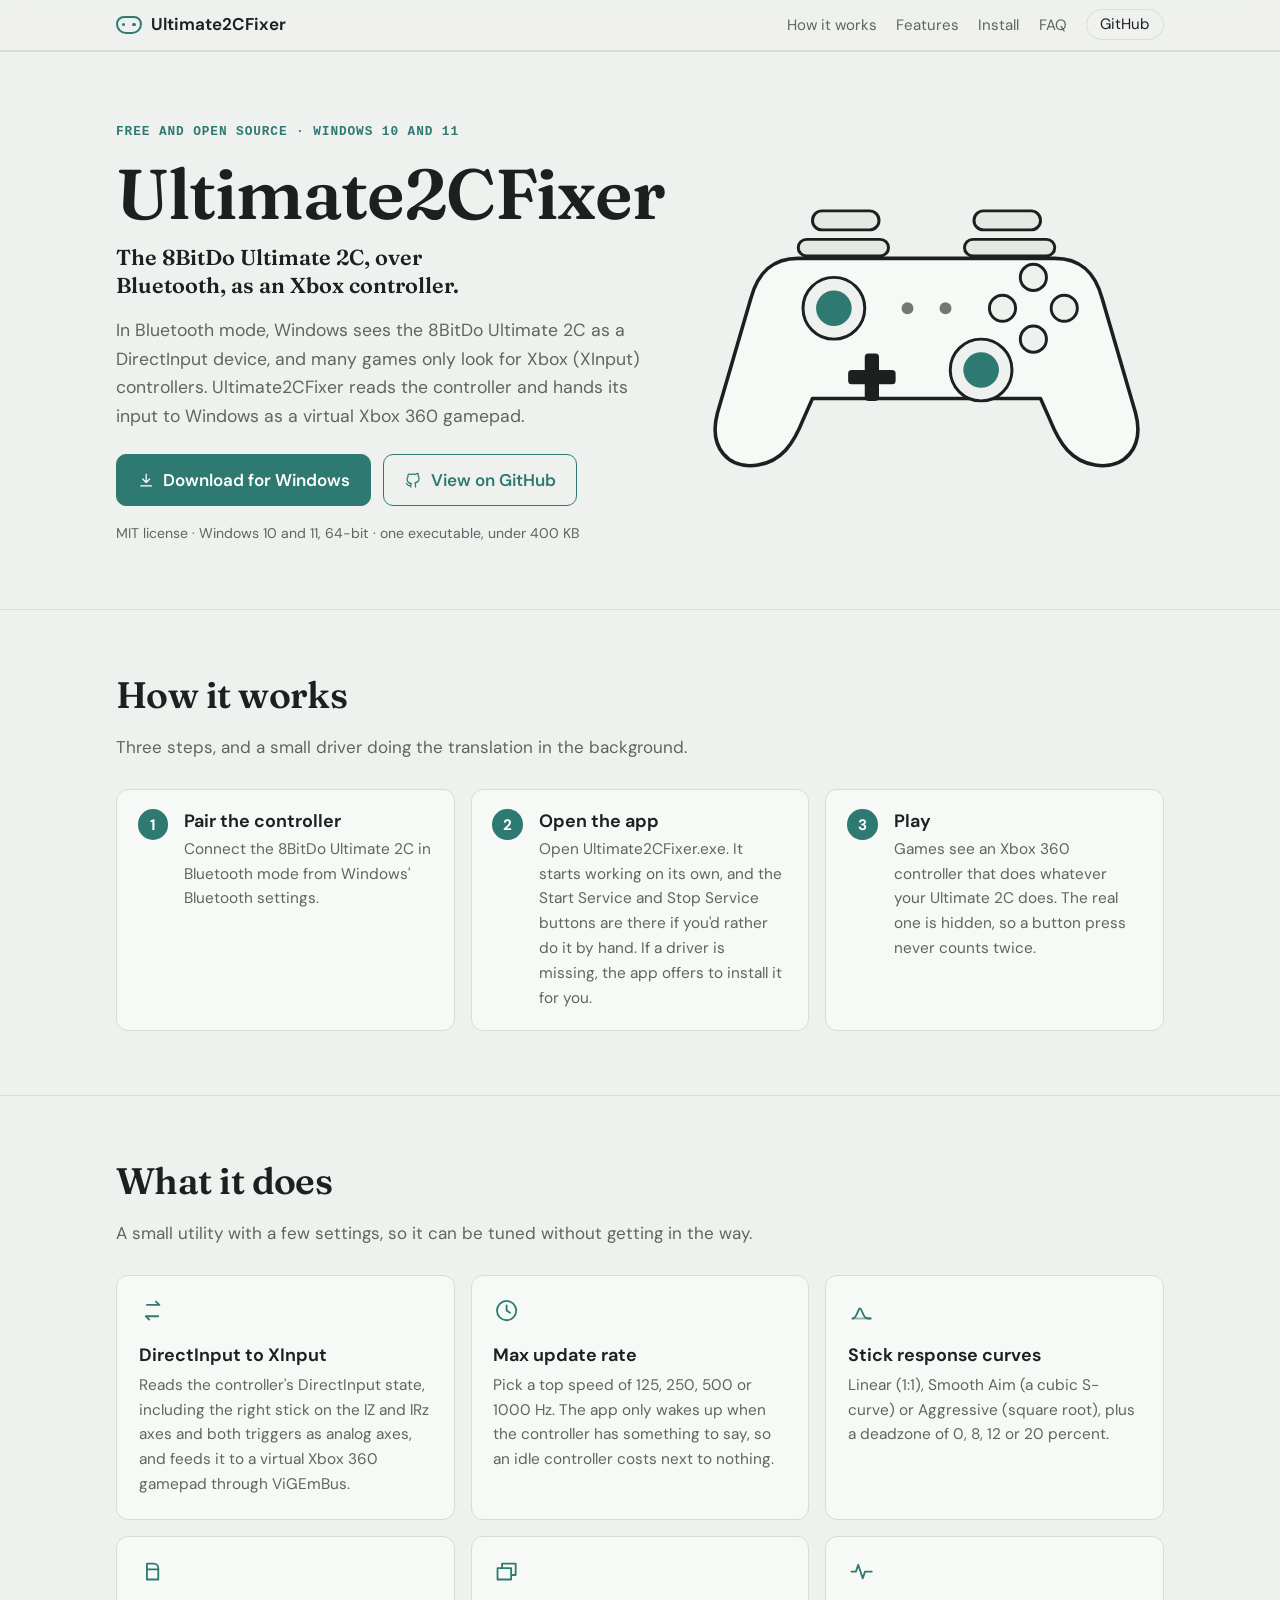
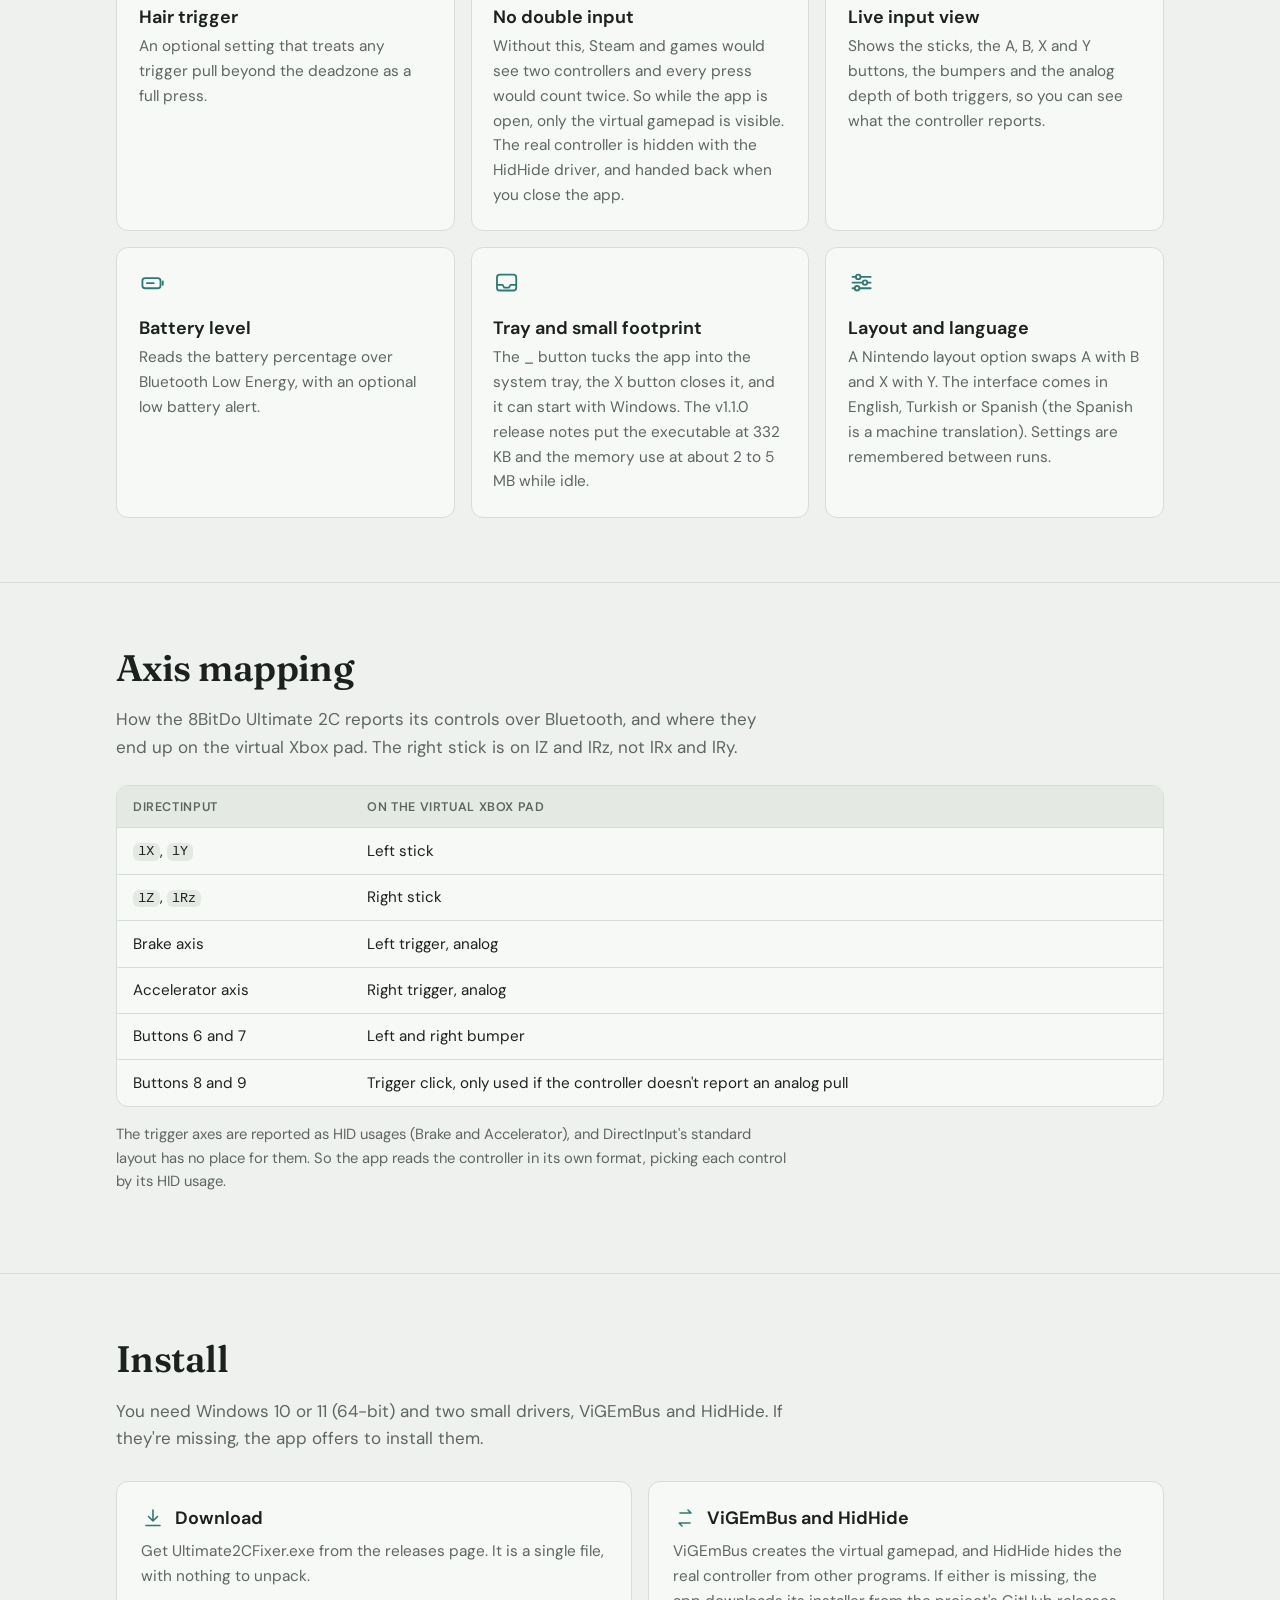
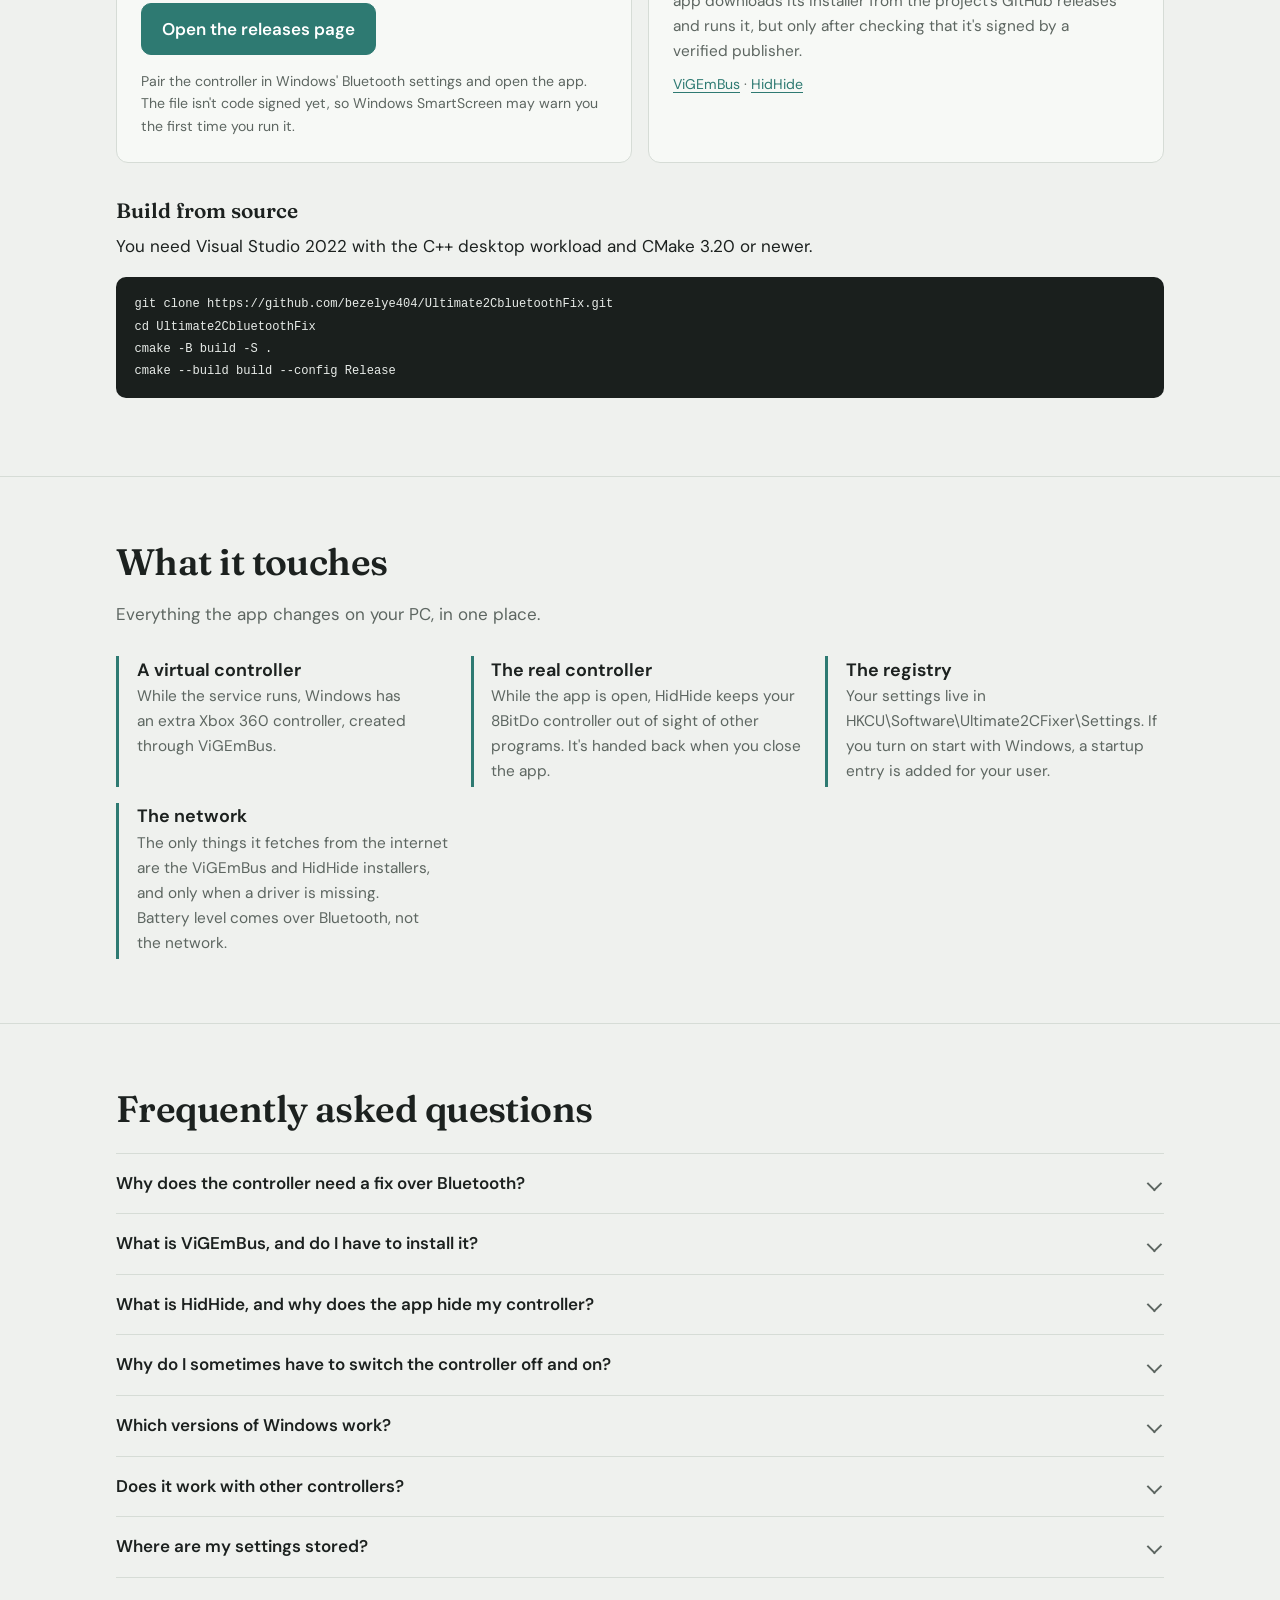
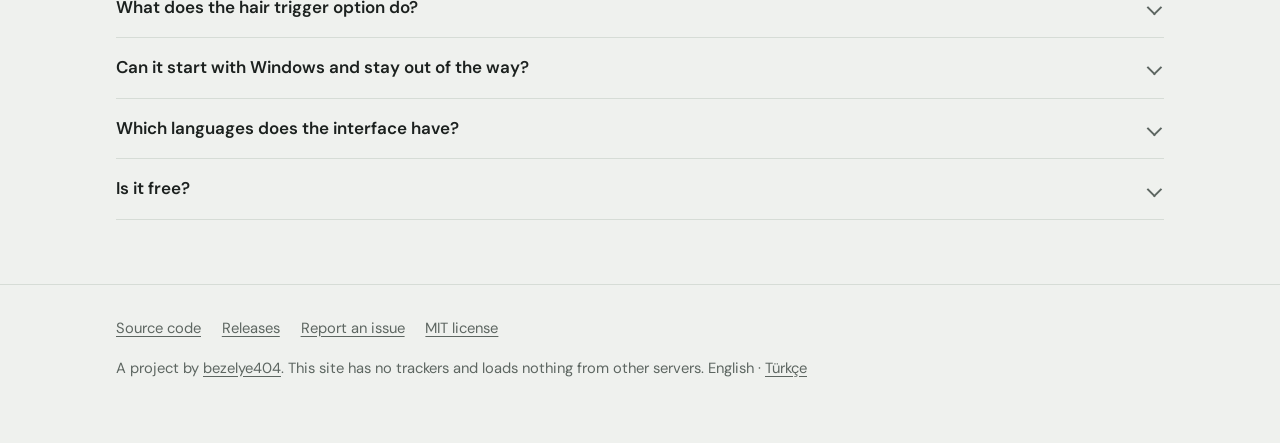
<file: docs/index.html>
<!doctype html>
<html lang="en">
<head>
  <meta charset="utf-8">
  <meta name="viewport" content="width=device-width, initial-scale=1">
  <title>Ultimate2CFixer: use the 8BitDo Ultimate 2C over Bluetooth on Windows</title>
  <meta name="description" content="Ultimate2CFixer is a free, open-source Windows utility that lets games see the 8BitDo Ultimate 2C as an Xbox (XInput) controller over Bluetooth. Native C++, under 400 KB.">
  <meta name="robots" content="index, follow, max-image-preview:large, max-snippet:-1">
  <link rel="canonical" href="https://bezelye404.github.io/Ultimate2CbluetoothFix/">
  <link rel="alternate" hreflang="en" href="https://bezelye404.github.io/Ultimate2CbluetoothFix/">
  <link rel="alternate" hreflang="tr" href="https://bezelye404.github.io/Ultimate2CbluetoothFix/tr/">
  <link rel="alternate" hreflang="x-default" href="https://bezelye404.github.io/Ultimate2CbluetoothFix/">
  <meta name="color-scheme" content="light dark">
  <meta name="theme-color" content="#eff1ee" media="(prefers-color-scheme: light)">
  <meta name="theme-color" content="#151918" media="(prefers-color-scheme: dark)">
  <meta http-equiv="Content-Security-Policy" content="default-src 'none'; img-src 'self'; style-src 'self'; font-src 'self'; base-uri 'none'; form-action 'none'">
  <meta name="referrer" content="no-referrer">
  <link rel="icon" type="image/svg+xml" href="favicon.svg">
  <link rel="preload" href="fonts/fraunces.woff2" as="font" type="font/woff2" crossorigin>
  <link rel="preload" href="fonts/dm-sans.woff2" as="font" type="font/woff2" crossorigin>
  <link rel="stylesheet" href="style.css">

  <meta property="og:type" content="website">
  <meta property="og:site_name" content="Ultimate2CFixer">
  <meta property="og:locale" content="en_US">
  <meta property="og:locale:alternate" content="tr_TR">
  <meta property="og:title" content="Ultimate2CFixer: the 8BitDo Ultimate 2C as an Xbox controller over Bluetooth">
  <meta property="og:description" content="A small, free Windows utility that turns the controller's Bluetooth DirectInput into a virtual Xbox 360 gamepad.">
  <meta property="og:url" content="https://bezelye404.github.io/Ultimate2CbluetoothFix/">
  <meta property="og:image" content="https://bezelye404.github.io/Ultimate2CbluetoothFix/og-image.png">
  <meta property="og:image:type" content="image/png">
  <meta property="og:image:width" content="1200">
  <meta property="og:image:height" content="630">
  <meta property="og:image:alt" content="Ultimate2CFixer: a flat drawing of a game controller">
  <meta name="twitter:card" content="summary_large_image">
  <meta name="twitter:title" content="Ultimate2CFixer: the 8BitDo Ultimate 2C as an Xbox controller over Bluetooth">
  <meta name="twitter:description" content="A small, free Windows utility that turns the controller's Bluetooth DirectInput into a virtual Xbox 360 gamepad.">
  <meta name="twitter:image" content="https://bezelye404.github.io/Ultimate2CbluetoothFix/og-image.png">

  <script type="application/ld+json">
  {
    "@context": "https://schema.org",
    "@graph": [
      {
        "@type": "SoftwareApplication",
        "@id": "https://bezelye404.github.io/Ultimate2CbluetoothFix/#app",
        "name": "Ultimate2CFixer",
        "alternateName": "Ultimate2CbluetoothFix",
        "applicationCategory": "UtilitiesApplication",
        "operatingSystem": "Windows 10, Windows 11 (64-bit)",
        "description": "A free, open-source Windows utility that exposes the 8BitDo Ultimate 2C, connected over Bluetooth, as a virtual Xbox 360 (XInput) controller.",
        "url": "https://bezelye404.github.io/Ultimate2CbluetoothFix/",
        "downloadUrl": "https://github.com/bezelye404/Ultimate2CbluetoothFix/releases/latest",
        "codeRepository": "https://github.com/bezelye404/Ultimate2CbluetoothFix",
        "license": "https://opensource.org/licenses/MIT",
        "isAccessibleForFree": true,
        "author": {
          "@id": "https://bezelye404.github.io/#person"
        },
        "offers": {
          "@type": "Offer",
          "price": "0",
          "priceCurrency": "USD"
        },
        "inLanguage": [
          "en",
          "tr",
          "es"
        ]
      },
      {
        "@type": "FAQPage",
        "mainEntity": [
          {
            "@type": "Question",
            "name": "Why does the controller need a fix over Bluetooth?",
            "acceptedAnswer": {
              "@type": "Answer",
              "text": "In Bluetooth mode, Windows sees the Ultimate 2C as a DirectInput device, with the right stick on the lZ and lRz axes. Many games only support Xbox (XInput) controllers, so they do not see it. Ultimate2CFixer reads the DirectInput state and passes it on through a virtual Xbox 360 controller."
            }
          },
          {
            "@type": "Question",
            "name": "What is ViGEmBus, and do I have to install it?",
            "acceptedAnswer": {
              "@type": "Answer",
              "text": "ViGEmBus is an open-source driver that lets programs create virtual gamepads, and Ultimate2CFixer needs it. If it is missing, the app offers to download and install it."
            }
          },
          {
            "@type": "Question",
            "name": "What is HidHide, and why does the app hide my controller?",
            "acceptedAnswer": {
              "@type": "Answer",
              "text": "Without it, Steam and games would see two controllers, the real one and the virtual one, and every press would count twice. HidHide is an open-source driver that hides the real controller from other programs. Ultimate2CFixer turns it on whenever it runs (there's no setting for it) and gives the controller back when you close the app. If the driver is missing, the app offers to install it."
            }
          },
          {
            "@type": "Question",
            "name": "Why do I sometimes have to switch the controller off and on?",
            "acceptedAnswer": {
              "@type": "Answer",
              "text": "Some programs, like a browser tab or Steam, may already be holding the controller when the hiding starts, and Windows doesn't tell them anything changed. If you open the app while the controller is already on, it lets you know: turn the controller off and on once, and reload the browser page. If the app starts with Windows, before the controller connects, you won't run into this."
            }
          },
          {
            "@type": "Question",
            "name": "Which versions of Windows work?",
            "acceptedAnswer": {
              "@type": "Answer",
              "text": "Windows 10 and 11, 64-bit."
            }
          },
          {
            "@type": "Question",
            "name": "Does it work with other controllers?",
            "acceptedAnswer": {
              "@type": "Answer",
              "text": "It was written for the 8BitDo Ultimate 2C in Bluetooth mode, and the axis mapping matches that controller. Other controllers are not covered."
            }
          },
          {
            "@type": "Question",
            "name": "Where are my settings stored?",
            "acceptedAnswer": {
              "@type": "Answer",
              "text": "In the registry, under HKCU\\Software\\Ultimate2CFixer\\Settings, for your Windows user only."
            }
          },
          {
            "@type": "Question",
            "name": "What does the hair trigger option do?",
            "acceptedAnswer": {
              "@type": "Answer",
              "text": "It treats any trigger pull beyond the deadzone as a full press, so a light touch registers as 255, the maximum."
            }
          },
          {
            "@type": "Question",
            "name": "Can it start with Windows and stay out of the way?",
            "acceptedAnswer": {
              "@type": "Answer",
              "text": "Yes. There's a start with Windows option, the _ button tucks the app into the system tray, and the X button closes it."
            }
          },
          {
            "@type": "Question",
            "name": "Which languages does the interface have?",
            "acceptedAnswer": {
              "@type": "Answer",
              "text": "English, Turkish and Spanish. The Spanish text is a machine translation."
            }
          },
          {
            "@type": "Question",
            "name": "Is it free?",
            "acceptedAnswer": {
              "@type": "Answer",
              "text": "Yes. It is released under the MIT license and the source code is on GitHub."
            }
          }
        ]
      },
      {
        "@type": "BreadcrumbList",
        "itemListElement": [
          {
            "@type": "ListItem",
            "position": 1,
            "name": "bezelye404",
            "item": "https://bezelye404.github.io/"
          },
          {
            "@type": "ListItem",
            "position": 2,
            "name": "Ultimate2CFixer",
            "item": "https://bezelye404.github.io/Ultimate2CbluetoothFix/"
          }
        ]
      }
    ]
  }
  </script>
</head>
<body>
  <a class="skip" href="#main">Skip to content</a>

  <header class="site">
    <div class="wrap">
      <a class="brand" href="#top"><span class="mark" aria-hidden="true"></span> Ultimate2CFixer</a>
      <nav aria-label="Main">
        <ul>
          <li><a href="#how">How it works</a></li>
          <li class="hide-small"><a href="#features">Features</a></li>
          <li class="hide-small"><a href="#install">Install</a></li>
          <li class="hide-small"><a href="#faq">FAQ</a></li>
          <li><a class="pill" href="https://github.com/bezelye404/Ultimate2CbluetoothFix">GitHub</a></li>
        </ul>
      </nav>
    </div>
  </header>

  <main id="main">
    <section class="hero" id="top">
      <div class="wrap">
        <div class="hero-text">
          <p class="eyebrow">Free and open source · Windows 10 and 11</p>
          <h1>Ultimate2CFixer</h1>
          <p class="sub">The 8BitDo Ultimate 2C, over Bluetooth, as an Xbox controller.</p>
          <p class="lead">In Bluetooth mode, Windows sees the 8BitDo Ultimate 2C as a DirectInput device, and many games only look for Xbox (XInput) controllers. Ultimate2CFixer reads the controller and hands its input to Windows as a virtual Xbox 360 gamepad.</p>
          <div class="actions">
            <a class="btn" href="https://github.com/bezelye404/Ultimate2CbluetoothFix/releases/latest"><svg class="icon" viewBox="0 0 24 24" aria-hidden="true"><path d="M12 4v11M7.5 10.5L12 15l4.5-4.5M5 19.5h14"/></svg>Download for Windows</a>
            <a class="btn secondary" href="https://github.com/bezelye404/Ultimate2CbluetoothFix"><svg class="icon" viewBox="0 0 24 24" aria-hidden="true"><path d="M9 19c-4 1.2-4-2-6-2.5M15 21v-3.2a2.8 2.8 0 0 0-.8-2.2c2.7-.3 5.5-1.3 5.5-6a4.6 4.6 0 0 0-1.3-3.2 4.3 4.3 0 0 0-.1-3.2s-1-.3-3.4 1.3a11.6 11.6 0 0 0-6 0C6.5 3.9 5.5 4.2 5.5 4.2a4.3 4.3 0 0 0-.1 3.2A4.6 4.6 0 0 0 4.1 10.6c0 4.6 2.8 5.7 5.5 6A2.8 2.8 0 0 0 8.8 18.8V21"/></svg>View on GitHub</a>
          </div>
          <p class="meta">MIT license · Windows 10 and 11, 64-bit · one executable, under 400 KB</p>
        </div>
        <div class="hero-art"><svg class="pad" viewBox="0 0 400 260" role="img" aria-label="A flat drawing of a game controller with two sticks, four face buttons and a directional pad">
  <g class="triggers"><rect class="lt" x="104" y="26" width="56" height="16" rx="8"/><rect class="rt" x="240" y="26" width="56" height="16" rx="8"/></g>
  <g class="bumpers"><rect class="lb" x="92" y="50" width="76" height="14" rx="7"/><rect class="rb" x="232" y="50" width="76" height="14" rx="7"/></g>
  <path class="body" d="M92 66 H308 C330 66 342 78 348 100 L376 196 C384 226 366 244 342 240 C322 237 312 222 304 202 L296 184 H104 L96 202 C88 222 78 237 58 240 C34 244 16 226 24 196 L52 100 C58 78 70 66 92 66 Z"/>
  <g class="stick ls"><circle class="well" cx="122" cy="108" r="26"/><circle class="knob" cx="122" cy="108" r="15"/></g>
  <g class="stick rs"><circle class="well" cx="246" cy="160" r="26"/><circle class="knob" cx="246" cy="160" r="15"/></g>
  <g class="dpad"><rect x="148" y="146" width="12" height="40" rx="3"/><rect x="134" y="160" width="40" height="12" rx="3"/></g>
  <g class="face">
    <circle class="key y" cx="290" cy="82" r="11"/><circle class="key b" cx="316" cy="108" r="11"/>
    <circle class="key a" cx="290" cy="134" r="11"/><circle class="key x" cx="264" cy="108" r="11"/>
  </g>
  <g class="center"><circle cx="184" cy="108" r="5"/><circle cx="216" cy="108" r="5"/></g>
</svg></div>
      </div>
    </section>

    <section id="how">
      <div class="wrap">
        <h2>How it works</h2>
        <p class="intro">Three steps, and a small driver doing the translation in the background.</p>
        <ol class="steps">
          <li><span class="num">1</span><div><h3>Pair the controller</h3><p>Connect the 8BitDo Ultimate 2C in Bluetooth mode from Windows' Bluetooth settings.</p></div></li>
          <li><span class="num">2</span><div><h3>Open the app</h3><p>Open Ultimate2CFixer.exe. It starts working on its own, and the Start Service and Stop Service buttons are there if you'd rather do it by hand. If a driver is missing, the app offers to install it for you.</p></div></li>
          <li><span class="num">3</span><div><h3>Play</h3><p>Games see an Xbox 360 controller that does whatever your Ultimate 2C does. The real one is hidden, so a button press never counts twice.</p></div></li>
        </ol>
      </div>
    </section>

    <section id="features">
      <div class="wrap">
        <h2>What it does</h2>
        <p class="intro">A small utility with a few settings, so it can be tuned without getting in the way.</p>
        <div class="grid">
          <article class="card">
            <svg class="icon" viewBox="0 0 24 24" aria-hidden="true"><path d="M7 7h11l-3-3M17 17H6l3 3"/></svg>
            <h3>DirectInput to XInput</h3>
            <p>Reads the controller's DirectInput state, including the right stick on the lZ and lRz axes and both triggers as analog axes, and feeds it to a virtual Xbox 360 gamepad through ViGEmBus.</p>
          </article>
          <article class="card">
            <svg class="icon" viewBox="0 0 24 24" aria-hidden="true"><circle cx="12" cy="12" r="8.5"/><path d="M12 7.5V12l3 2"/></svg>
            <h3>Max update rate</h3>
            <p>Pick a top speed of 125, 250, 500 or 1000 Hz. The app only wakes up when the controller has something to say, so an idle controller costs next to nothing.</p>
          </article>
          <article class="card">
            <svg class="icon" viewBox="0 0 24 24" aria-hidden="true"><path d="M4 19C9 19 9 5 12 12s3 7 8 7"/><path d="M4 19h16" opacity=".5"/></svg>
            <h3>Stick response curves</h3>
            <p>Linear (1:1), Smooth Aim (a cubic S-curve) or Aggressive (square root), plus a deadzone of 0, 8, 12 or 20 percent.</p>
          </article>
          <article class="card">
            <svg class="icon" viewBox="0 0 24 24" aria-hidden="true"><path d="M7 5h6a4 4 0 0 1 4 4v10H7z"/><path d="M7 10h10"/></svg>
            <h3>Hair trigger</h3>
            <p>An optional setting that treats any trigger pull beyond the deadzone as a full press.</p>
          </article>
          <article class="card">
            <svg class="icon" viewBox="0 0 24 24" aria-hidden="true"><path d="M8 8V5h12v10h-3M4 9h12v10H4z"/></svg>
            <h3>No double input</h3>
            <p>Without this, Steam and games would see two controllers and every press would count twice. So while the app is open, only the virtual gamepad is visible. The real controller is hidden with the HidHide driver, and handed back when you close the app.</p>
          </article>
          <article class="card">
            <svg class="icon" viewBox="0 0 24 24" aria-hidden="true"><path d="M3 12h4l2-6 4 12 2-6h6"/></svg>
            <h3>Live input view</h3>
            <p>Shows the sticks, the A, B, X and Y buttons, the bumpers and the analog depth of both triggers, so you can see what the controller reports.</p>
          </article>
          <article class="card">
            <svg class="icon" viewBox="0 0 24 24" aria-hidden="true"><rect x="3" y="8" width="16" height="9" rx="2.5"/><path d="M21 11v3M7 12.5h6"/></svg>
            <h3>Battery level</h3>
            <p>Reads the battery percentage over Bluetooth Low Energy, with an optional low battery alert.</p>
          </article>
          <article class="card">
            <svg class="icon" viewBox="0 0 24 24" aria-hidden="true"><rect x="3.5" y="5" width="17" height="14" rx="2.5"/><path d="M3.5 14h5l1.5 2.5h4L15.5 14h5"/></svg>
            <h3>Tray and small footprint</h3>
            <p>The _ button tucks the app into the system tray, the X button closes it, and it can start with Windows. The v1.1.0 release notes put the executable at 332 KB and the memory use at about 2 to 5 MB while idle.</p>
          </article>
          <article class="card">
            <svg class="icon" viewBox="0 0 24 24" aria-hidden="true"><path d="M4 7h16M4 12h16M4 17h16"/><circle cx="9" cy="7" r="2" fill="var(--surface)"/><circle cx="15" cy="12" r="2" fill="var(--surface)"/><circle cx="8" cy="17" r="2" fill="var(--surface)"/></svg>
            <h3>Layout and language</h3>
            <p>A Nintendo layout option swaps A with B and X with Y. The interface comes in English, Turkish or Spanish (the Spanish is a machine translation). Settings are remembered between runs.</p>
          </article>
        </div>
      </div>
    </section>

    <section id="mapping">
      <div class="wrap">
        <h2>Axis mapping</h2>
        <p class="intro">How the 8BitDo Ultimate 2C reports its controls over Bluetooth, and where they end up on the virtual Xbox pad. The right stick is on lZ and lRz, not lRx and lRy.</p>
        <div class="table-scroll">
          <table>
            <thead><tr><th scope="col">DirectInput</th><th scope="col">On the virtual Xbox pad</th></tr></thead>
            <tbody>
              <tr><td><code>lX</code>, <code>lY</code></td><td>Left stick</td></tr>
              <tr><td><code>lZ</code>, <code>lRz</code></td><td>Right stick</td></tr>
              <tr><td>Brake axis</td><td>Left trigger, analog</td></tr>
              <tr><td>Accelerator axis</td><td>Right trigger, analog</td></tr>
              <tr><td>Buttons 6 and 7</td><td>Left and right bumper</td></tr>
              <tr><td>Buttons 8 and 9</td><td>Trigger click, only used if the controller doesn't report an analog pull</td></tr>
            </tbody>
          </table>
        </div>
        <p class="note">The trigger axes are reported as HID usages (Brake and Accelerator), and DirectInput's standard layout has no place for them. So the app reads the controller in its own format, picking each control by its HID usage.</p>
      </div>
    </section>

    <section id="install">
      <div class="wrap">
        <h2>Install</h2>
        <p class="intro">You need Windows 10 or 11 (64-bit) and two small drivers, ViGEmBus and HidHide. If they're missing, the app offers to install them.</p>
        <div class="install-grid">
          <div class="install-card">
            <h3><svg class="icon" viewBox="0 0 24 24" aria-hidden="true"><path d="M12 4v11M7.5 10.5L12 15l4.5-4.5M5 19.5h14"/></svg>Download</h3>
            <p>Get Ultimate2CFixer.exe from the releases page. It is a single file, with nothing to unpack.</p>
            <a class="btn" href="https://github.com/bezelye404/Ultimate2CbluetoothFix/releases/latest">Open the releases page</a>
            <p class="small">Pair the controller in Windows' Bluetooth settings and open the app. The file isn't code signed yet, so Windows SmartScreen may warn you the first time you run it.</p>
          </div>
          <div class="install-card">
            <h3><svg class="icon" viewBox="0 0 24 24" aria-hidden="true"><path d="M7 7h11l-3-3M17 17H6l3 3"/></svg>ViGEmBus and HidHide</h3>
            <p>ViGEmBus creates the virtual gamepad, and HidHide hides the real controller from other programs. If either is missing, the app downloads its installer from the project's GitHub releases and runs it, but only after checking that it's signed by a verified publisher.</p>
            <p class="small"><a href="https://github.com/nefarius/ViGEmBus">ViGEmBus</a> · <a href="https://github.com/nefarius/HidHide">HidHide</a></p>
          </div>
        </div>
        <div class="build">
          <h3>Build from source</h3>
          <p>You need Visual Studio 2022 with the C++ desktop workload and CMake 3.20 or newer.</p>
<pre><code>git clone https://github.com/bezelye404/Ultimate2CbluetoothFix.git
cd Ultimate2CbluetoothFix
cmake -B build -S .
cmake --build build --config Release</code></pre>
        </div>
      </div>
    </section>

    <section id="touches">
      <div class="wrap">
        <h2>What it touches</h2>
        <p class="intro">Everything the app changes on your PC, in one place.</p>
        <ul class="touches">
          <li><h3>A virtual controller</h3><p>While the service runs, Windows has an extra Xbox 360 controller, created through ViGEmBus.</p></li>
          <li><h3>The real controller</h3><p>While the app is open, HidHide keeps your 8BitDo controller out of sight of other programs. It's handed back when you close the app.</p></li>
          <li><h3>The registry</h3><p>Your settings live in HKCU\Software\Ultimate2CFixer\Settings. If you turn on start with Windows, a startup entry is added for your user.</p></li>
          <li><h3>The network</h3><p>The only things it fetches from the internet are the ViGEmBus and HidHide installers, and only when a driver is missing. Battery level comes over Bluetooth, not the network.</p></li>
        </ul>
      </div>
    </section>

    <section id="faq">
      <div class="wrap">
        <h2>Frequently asked questions</h2>
        <details>
          <summary>Why does the controller need a fix over Bluetooth?</summary>
          <p>In Bluetooth mode, Windows sees the Ultimate 2C as a DirectInput device, with the right stick on the lZ and lRz axes. Many games only support Xbox (XInput) controllers, so they do not see it. Ultimate2CFixer reads the DirectInput state and passes it on through a virtual Xbox 360 controller.</p>
        </details>
        <details>
          <summary>What is ViGEmBus, and do I have to install it?</summary>
          <p>ViGEmBus is an open-source driver that lets programs create virtual gamepads, and Ultimate2CFixer needs it. If it is missing, the app offers to download and install it.</p>
        </details>
        <details>
          <summary>What is HidHide, and why does the app hide my controller?</summary>
          <p>Without it, Steam and games would see two controllers, the real one and the virtual one, and every press would count twice. HidHide is an open-source driver that hides the real controller from other programs. Ultimate2CFixer turns it on whenever it runs (there's no setting for it) and gives the controller back when you close the app. If the driver is missing, the app offers to install it.</p>
        </details>
        <details>
          <summary>Why do I sometimes have to switch the controller off and on?</summary>
          <p>Some programs, like a browser tab or Steam, may already be holding the controller when the hiding starts, and Windows doesn't tell them anything changed. If you open the app while the controller is already on, it lets you know: turn the controller off and on once, and reload the browser page. If the app starts with Windows, before the controller connects, you won't run into this.</p>
        </details>
        <details>
          <summary>Which versions of Windows work?</summary>
          <p>Windows 10 and 11, 64-bit.</p>
        </details>
        <details>
          <summary>Does it work with other controllers?</summary>
          <p>It was written for the 8BitDo Ultimate 2C in Bluetooth mode, and the axis mapping matches that controller. Other controllers are not covered.</p>
        </details>
        <details>
          <summary>Where are my settings stored?</summary>
          <p>In the registry, under HKCU\Software\Ultimate2CFixer\Settings, for your Windows user only.</p>
        </details>
        <details>
          <summary>What does the hair trigger option do?</summary>
          <p>It treats any trigger pull beyond the deadzone as a full press, so a light touch registers as 255, the maximum.</p>
        </details>
        <details>
          <summary>Can it start with Windows and stay out of the way?</summary>
          <p>Yes. There's a start with Windows option, the _ button tucks the app into the system tray, and the X button closes it.</p>
        </details>
        <details>
          <summary>Which languages does the interface have?</summary>
          <p>English, Turkish and Spanish. The Spanish text is a machine translation.</p>
        </details>
        <details>
          <summary>Is it free?</summary>
          <p>Yes. It is released under the MIT license and the source code is on GitHub.</p>
        </details>
      </div>
    </section>
  </main>

  <footer class="site">
    <div class="wrap">
      <ul>
        <li><a href="https://github.com/bezelye404/Ultimate2CbluetoothFix">Source code</a></li>
        <li><a href="https://github.com/bezelye404/Ultimate2CbluetoothFix/releases">Releases</a></li>
        <li><a href="https://github.com/bezelye404/Ultimate2CbluetoothFix/issues">Report an issue</a></li>
        <li><a href="https://github.com/bezelye404/Ultimate2CbluetoothFix/blob/main/LICENSE">MIT license</a></li>
      </ul>
      <p>A project by <a href="https://bezelye404.github.io/">bezelye404</a>. This site has no trackers and loads nothing from other servers. English · <a href="tr/" hreflang="tr" lang="tr">Türkçe</a></p>
    </div>
  </footer>
</body>
</html>
</file>
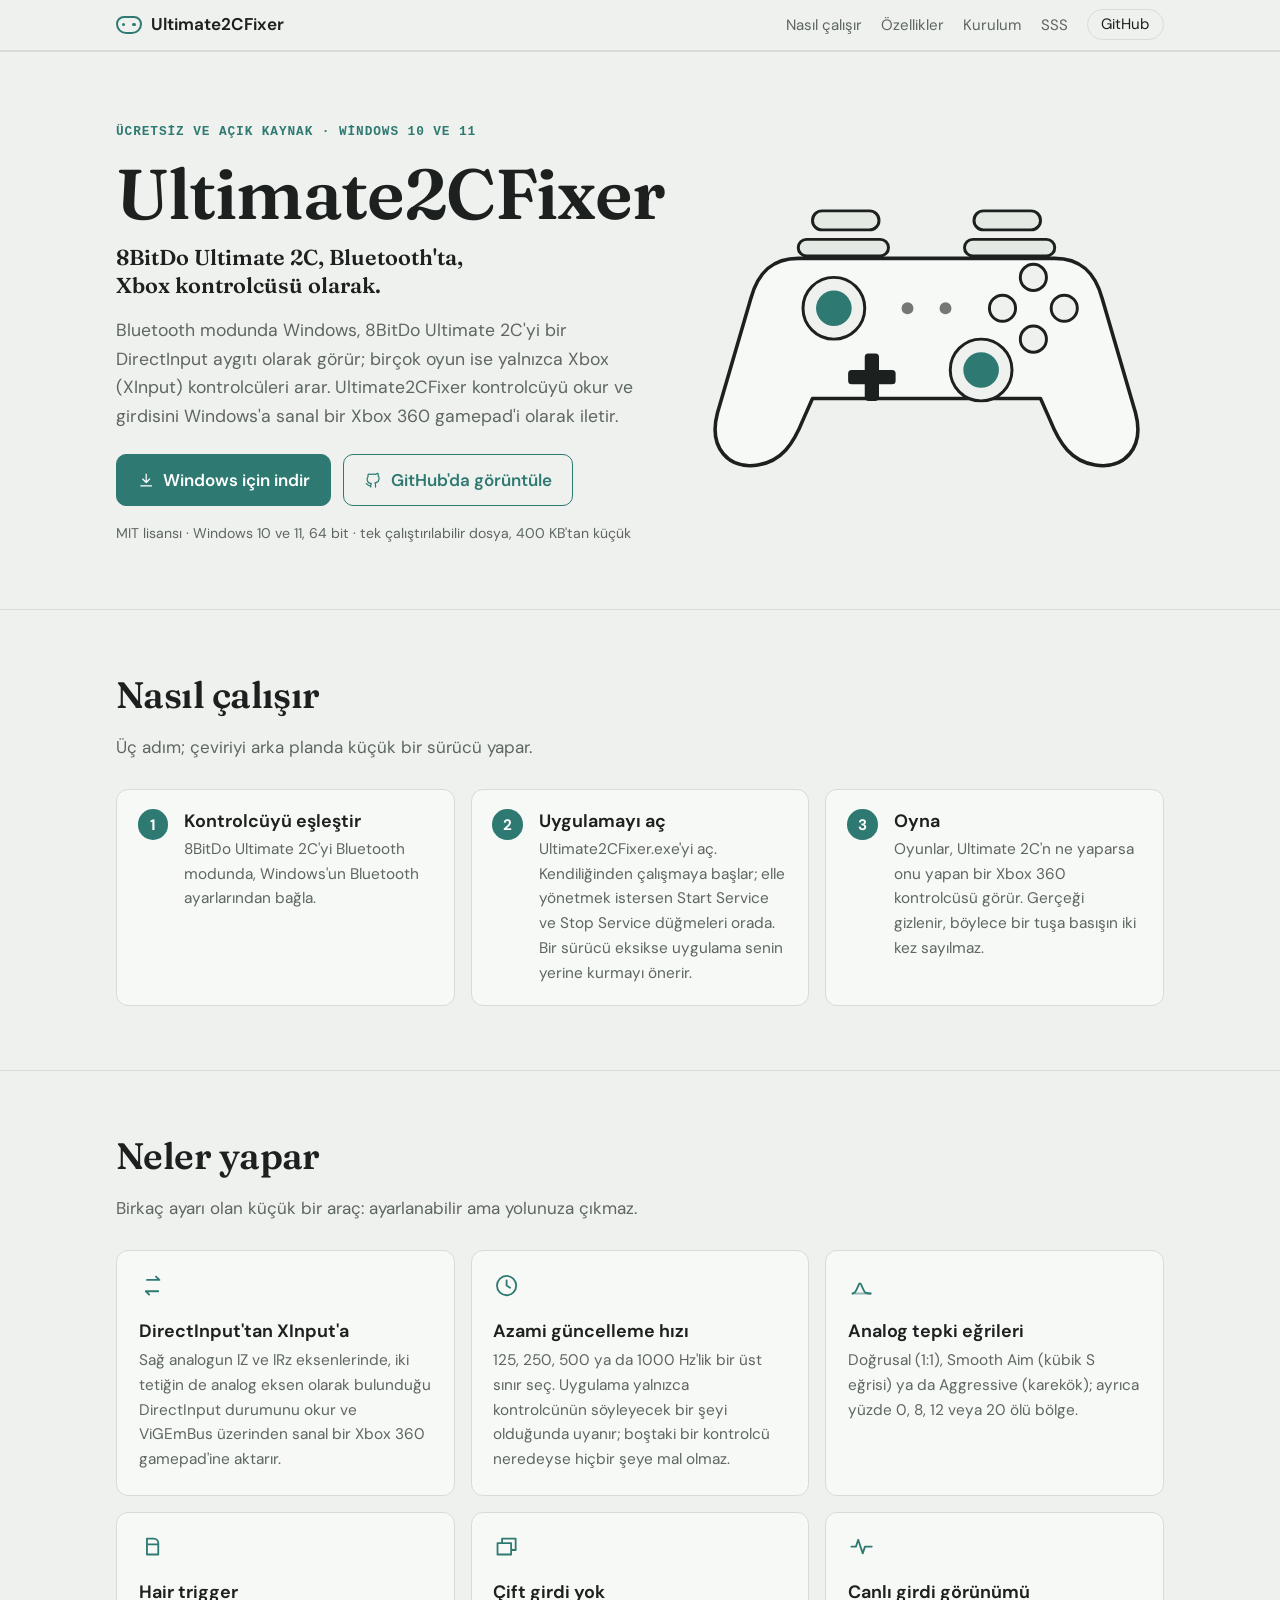
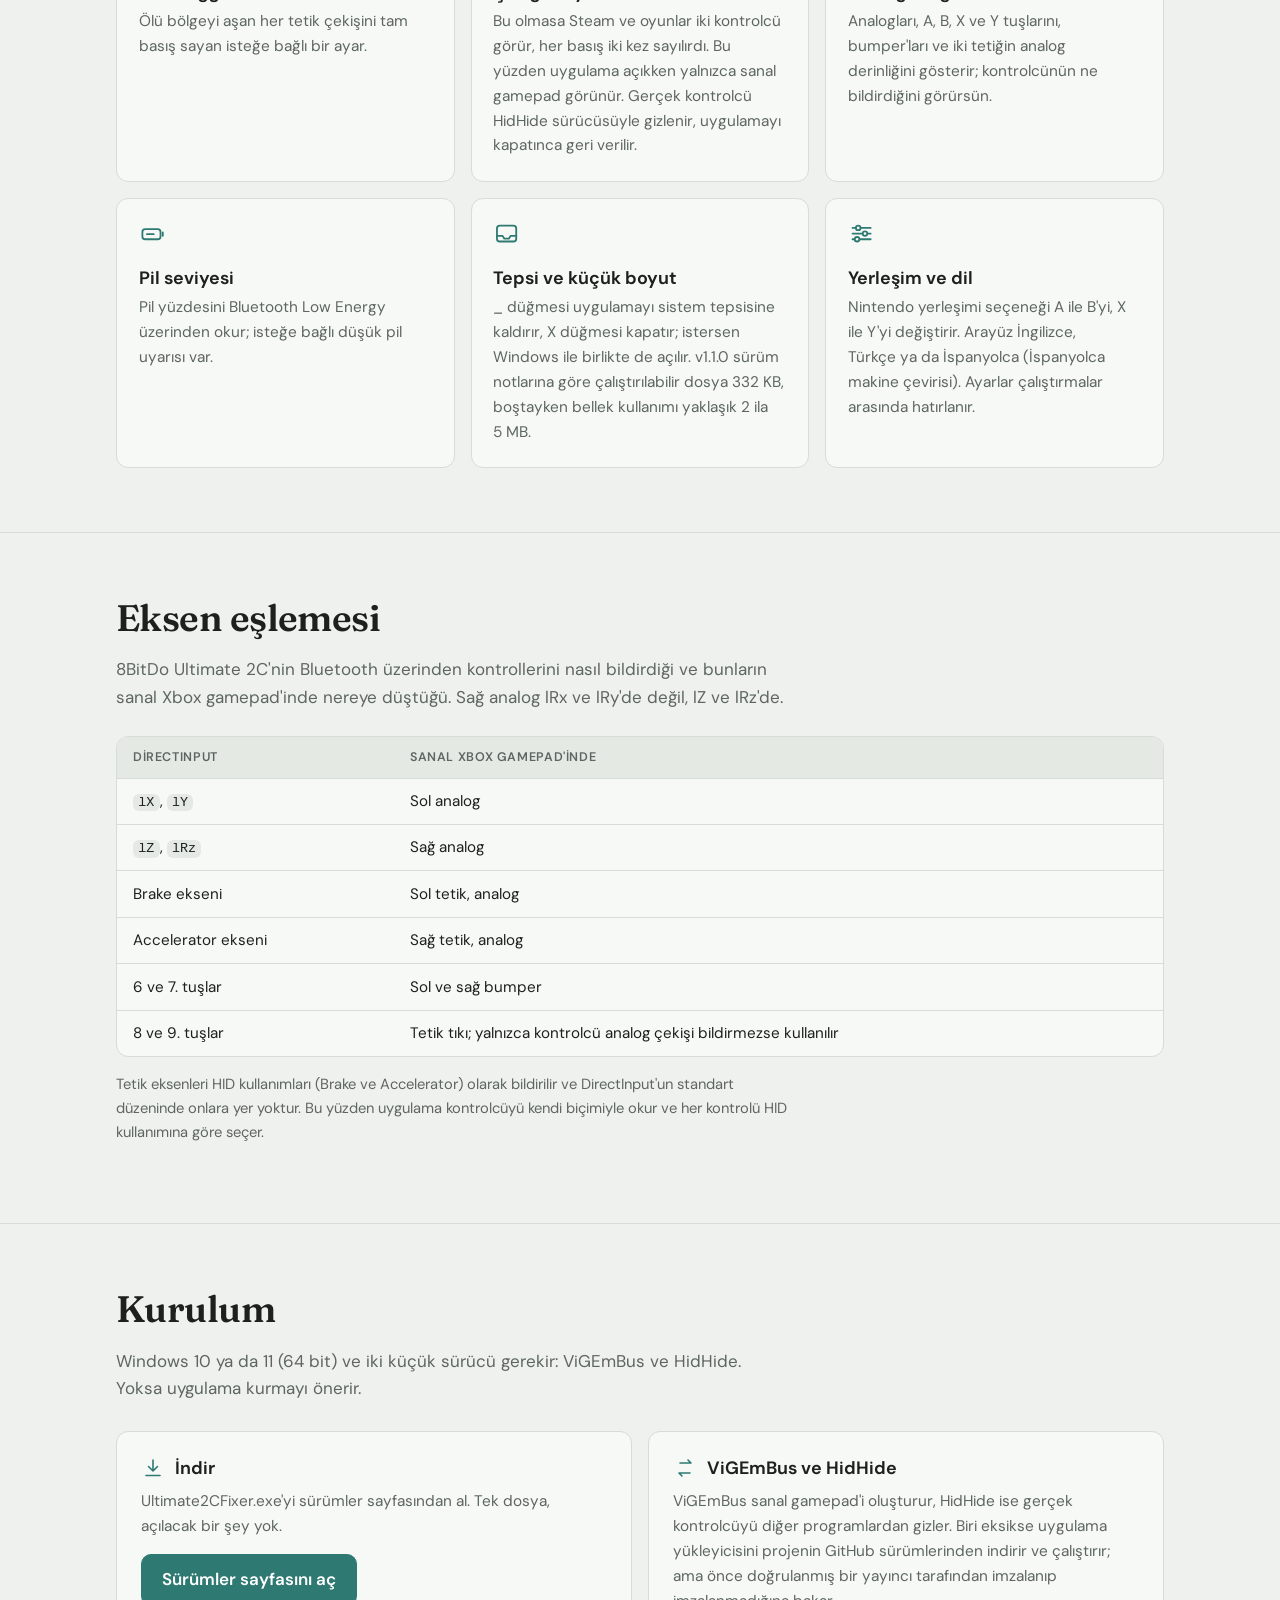
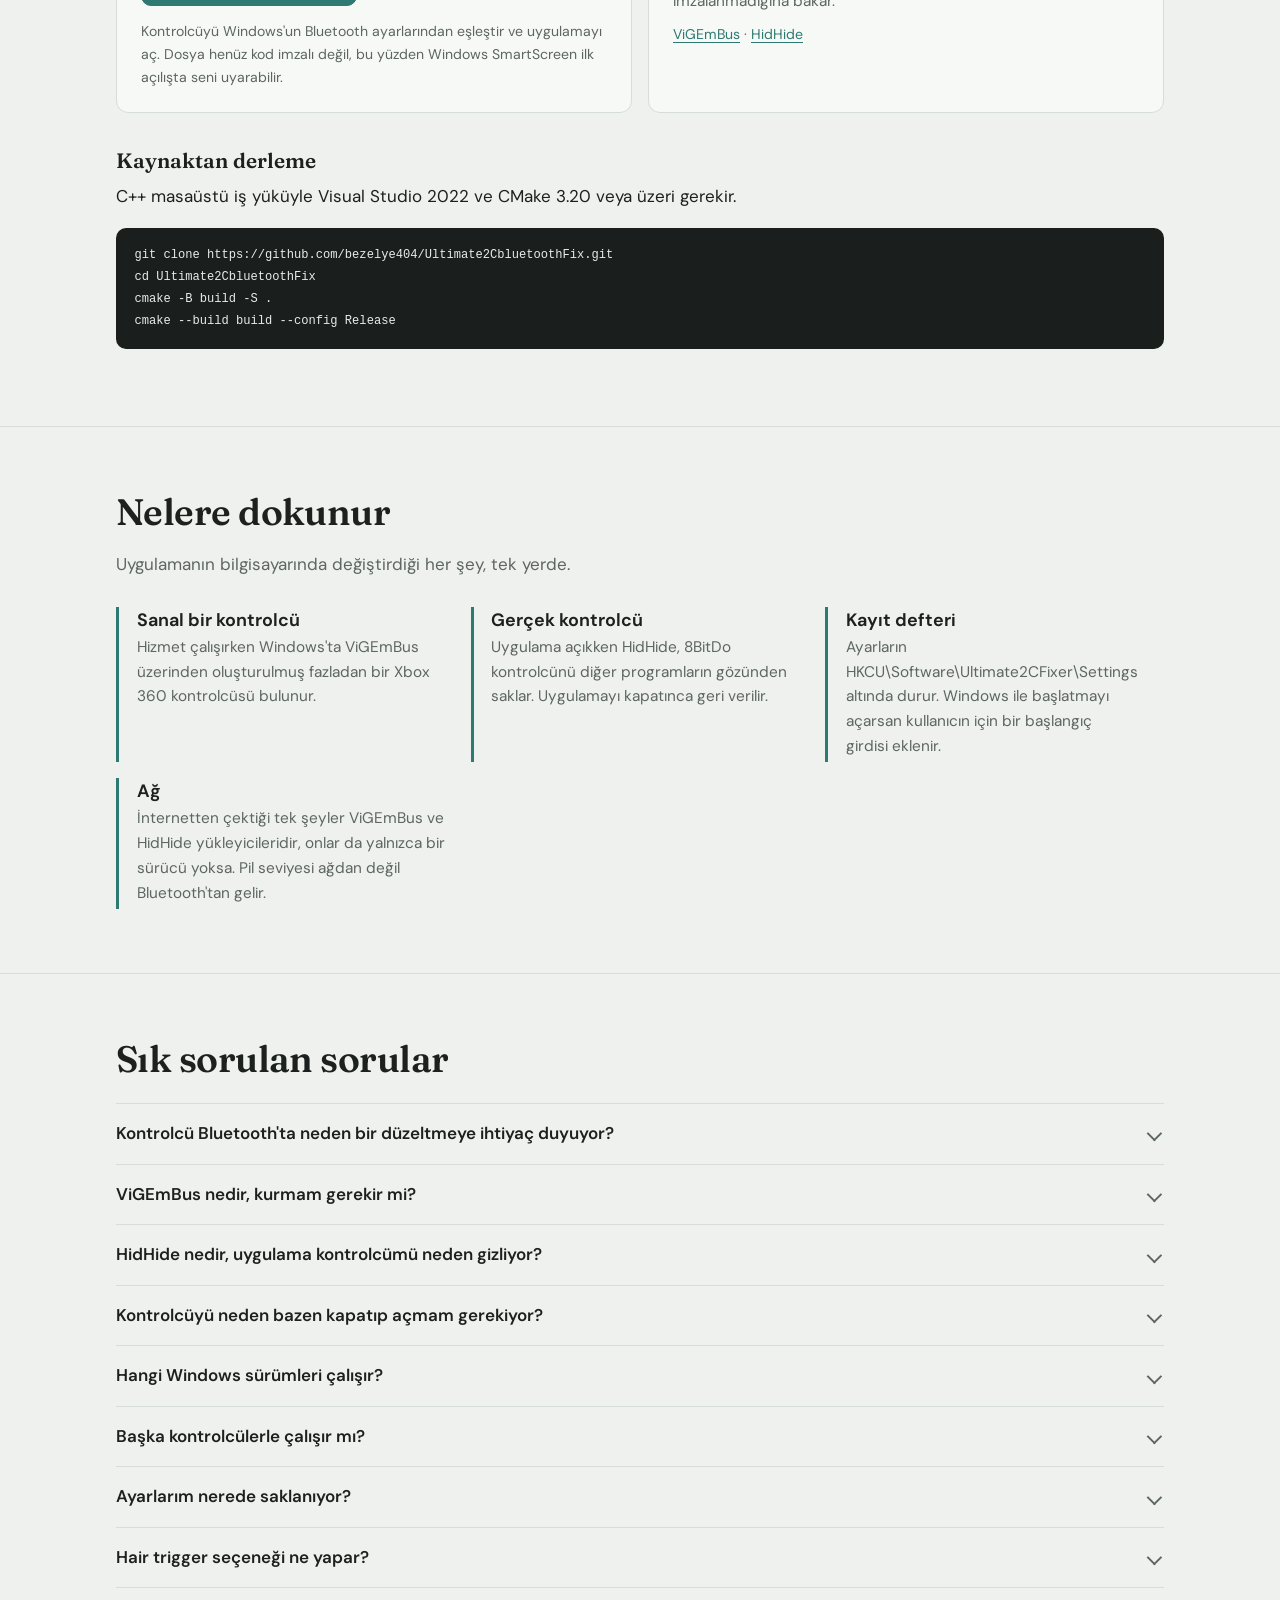
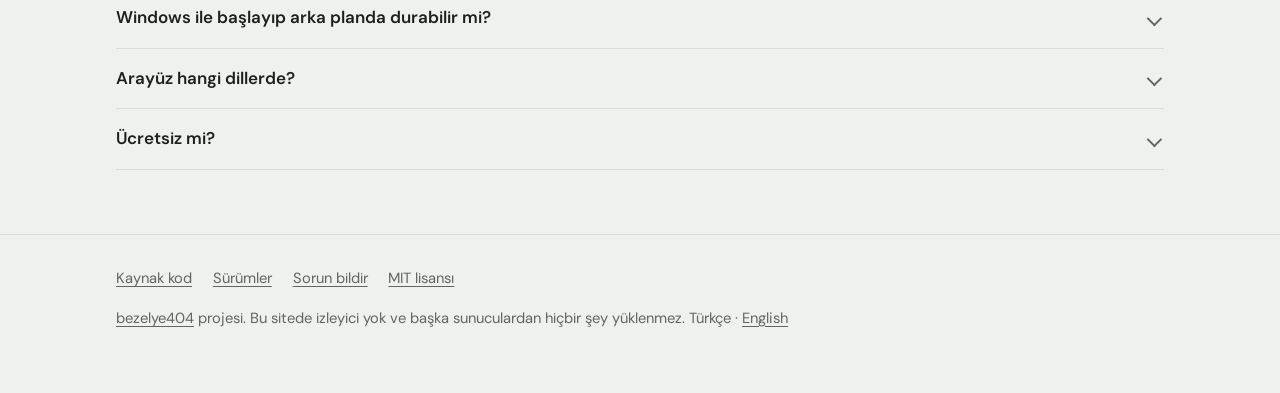
<file: docs/tr/index.html>
<!doctype html>
<html lang="tr">
<head>
  <meta charset="utf-8">
  <meta name="viewport" content="width=device-width, initial-scale=1">
  <title>Ultimate2CFixer: 8BitDo Ultimate 2C'yi Windows'ta Bluetooth üzerinden kullan</title>
  <meta name="description" content="Ultimate2CFixer, oyunların 8BitDo Ultimate 2C'yi Bluetooth üzerinden Xbox (XInput) kontrolcüsü olarak görmesini sağlayan ücretsiz ve açık kaynaklı bir Windows aracıdır. Yerel C++, 400 KB'tan küçük.">
  <meta name="robots" content="index, follow, max-image-preview:large, max-snippet:-1">
  <link rel="canonical" href="https://bezelye404.github.io/Ultimate2CbluetoothFix/tr/">
  <link rel="alternate" hreflang="en" href="https://bezelye404.github.io/Ultimate2CbluetoothFix/">
  <link rel="alternate" hreflang="tr" href="https://bezelye404.github.io/Ultimate2CbluetoothFix/tr/">
  <link rel="alternate" hreflang="x-default" href="https://bezelye404.github.io/Ultimate2CbluetoothFix/">
  <meta name="color-scheme" content="light dark">
  <meta name="theme-color" content="#eff1ee" media="(prefers-color-scheme: light)">
  <meta name="theme-color" content="#151918" media="(prefers-color-scheme: dark)">
  <meta http-equiv="Content-Security-Policy" content="default-src 'none'; img-src 'self'; style-src 'self'; font-src 'self'; base-uri 'none'; form-action 'none'">
  <meta name="referrer" content="no-referrer">
  <link rel="icon" type="image/svg+xml" href="../favicon.svg">
  <link rel="preload" href="../fonts/fraunces.woff2" as="font" type="font/woff2" crossorigin>
  <link rel="preload" href="../fonts/dm-sans.woff2" as="font" type="font/woff2" crossorigin>
  <link rel="stylesheet" href="../style.css">

  <meta property="og:type" content="website">
  <meta property="og:site_name" content="Ultimate2CFixer">
  <meta property="og:locale" content="tr_TR">
  <meta property="og:locale:alternate" content="en_US">
  <meta property="og:title" content="Ultimate2CFixer: 8BitDo Ultimate 2C, Bluetooth'ta Xbox kontrolcüsü olarak">
  <meta property="og:description" content="Kontrolcünün Bluetooth DirectInput girdisini sanal bir Xbox 360 gamepad'ine çeviren küçük, ücretsiz bir Windows aracı.">
  <meta property="og:url" content="https://bezelye404.github.io/Ultimate2CbluetoothFix/tr/">
  <meta property="og:image" content="https://bezelye404.github.io/Ultimate2CbluetoothFix/og-image.png">
  <meta property="og:image:type" content="image/png">
  <meta property="og:image:width" content="1200">
  <meta property="og:image:height" content="630">
  <meta property="og:image:alt" content="Ultimate2CFixer: düz çizilmiş bir oyun kontrolcüsü">
  <meta name="twitter:card" content="summary_large_image">
  <meta name="twitter:title" content="Ultimate2CFixer: 8BitDo Ultimate 2C, Bluetooth'ta Xbox kontrolcüsü olarak">
  <meta name="twitter:description" content="Kontrolcünün Bluetooth DirectInput girdisini sanal bir Xbox 360 gamepad'ine çeviren küçük, ücretsiz bir Windows aracı.">
  <meta name="twitter:image" content="https://bezelye404.github.io/Ultimate2CbluetoothFix/og-image.png">

  <script type="application/ld+json">
  {
    "@context": "https://schema.org",
    "@graph": [
      {
        "@type": "SoftwareApplication",
        "@id": "https://bezelye404.github.io/Ultimate2CbluetoothFix/#app",
        "name": "Ultimate2CFixer",
        "alternateName": "Ultimate2CbluetoothFix",
        "applicationCategory": "UtilitiesApplication",
        "operatingSystem": "Windows 10, Windows 11 (64-bit)",
        "description": "8BitDo Ultimate 2C'yi Bluetooth üzerinden sanal bir Xbox 360 (XInput) kontrolcüsü olarak sunan ücretsiz, açık kaynaklı bir Windows aracı.",
        "url": "https://bezelye404.github.io/Ultimate2CbluetoothFix/tr/",
        "downloadUrl": "https://github.com/bezelye404/Ultimate2CbluetoothFix/releases/latest",
        "codeRepository": "https://github.com/bezelye404/Ultimate2CbluetoothFix",
        "license": "https://opensource.org/licenses/MIT",
        "isAccessibleForFree": true,
        "author": {
          "@id": "https://bezelye404.github.io/#person"
        },
        "offers": {
          "@type": "Offer",
          "price": "0",
          "priceCurrency": "USD"
        },
        "inLanguage": [
          "en",
          "tr",
          "es"
        ]
      },
      {
        "@type": "FAQPage",
        "mainEntity": [
          {
            "@type": "Question",
            "name": "Kontrolcü Bluetooth'ta neden bir düzeltmeye ihtiyaç duyuyor?",
            "acceptedAnswer": {
              "@type": "Answer",
              "text": "Bluetooth modunda Windows, Ultimate 2C'yi sağ analogu lZ ve lRz eksenlerinde olan bir DirectInput aygıtı olarak görür. Birçok oyun yalnızca Xbox (XInput) kontrolcülerini desteklediği için onu görmez. Ultimate2CFixer DirectInput durumunu okuyup sanal bir Xbox 360 kontrolcüsü üzerinden iletir."
            }
          },
          {
            "@type": "Question",
            "name": "ViGEmBus nedir, kurmam gerekir mi?",
            "acceptedAnswer": {
              "@type": "Answer",
              "text": "ViGEmBus, programların sanal gamepad oluşturmasını sağlayan açık kaynaklı bir sürücüdür ve Ultimate2CFixer buna ihtiyaç duyar. Kurulu değilse uygulama indirip kurmayı önerir."
            }
          },
          {
            "@type": "Question",
            "name": "HidHide nedir, uygulama kontrolcümü neden gizliyor?",
            "acceptedAnswer": {
              "@type": "Answer",
              "text": "Bu olmasa Steam ve oyunlar iki kontrolcü görür, biri gerçek biri sanal, ve her basış iki kez sayılırdı. HidHide, gerçek kontrolcüyü diğer programlardan gizleyen açık kaynaklı bir sürücüdür. Ultimate2CFixer çalıştığı sürece bunu açık tutar (bunun için bir ayar yok) ve uygulamayı kapatınca kontrolcüyü geri verir. Sürücü yoksa uygulama kurmayı önerir."
            }
          },
          {
            "@type": "Question",
            "name": "Kontrolcüyü neden bazen kapatıp açmam gerekiyor?",
            "acceptedAnswer": {
              "@type": "Answer",
              "text": "Gizleme başlarken kontrolcüyü zaten tutan programlar olabilir, örneğin bir tarayıcı sekmesi ya da Steam; Windows onlara bir şeyin değiştiğini söylemez. Uygulamayı kontrolcü zaten açıkken başlatırsan seni uyarır: kontrolcüyü bir kez kapatıp aç, tarayıcı sayfasını da yenile. Uygulama Windows ile birlikte, kontrolcü bağlanmadan önce açılıyorsa bununla hiç karşılaşmazsın."
            }
          },
          {
            "@type": "Question",
            "name": "Hangi Windows sürümleri çalışır?",
            "acceptedAnswer": {
              "@type": "Answer",
              "text": "Windows 10 ve 11, 64 bit."
            }
          },
          {
            "@type": "Question",
            "name": "Başka kontrolcülerle çalışır mı?",
            "acceptedAnswer": {
              "@type": "Answer",
              "text": "Bluetooth modundaki 8BitDo Ultimate 2C için yazıldı ve eksen eşlemesi o kontrolcüye göre. Diğer kontrolcüler kapsam dışı."
            }
          },
          {
            "@type": "Question",
            "name": "Ayarlarım nerede saklanıyor?",
            "acceptedAnswer": {
              "@type": "Answer",
              "text": "Kayıt defterinde, yalnızca Windows kullanıcın için HKCU\\Software\\Ultimate2CFixer\\Settings altında."
            }
          },
          {
            "@type": "Question",
            "name": "Hair trigger seçeneği ne yapar?",
            "acceptedAnswer": {
              "@type": "Answer",
              "text": "Ölü bölgeyi aşan her tetik çekişini tam basış sayar; hafif bir dokunuş en yüksek değer olan 255 olarak kaydolur."
            }
          },
          {
            "@type": "Question",
            "name": "Windows ile başlayıp arka planda durabilir mi?",
            "acceptedAnswer": {
              "@type": "Answer",
              "text": "Evet. Windows ile başlatma seçeneği var, _ düğmesi uygulamayı sistem tepsisine kaldırır, X düğmesi kapatır."
            }
          },
          {
            "@type": "Question",
            "name": "Arayüz hangi dillerde?",
            "acceptedAnswer": {
              "@type": "Answer",
              "text": "İngilizce, Türkçe ve İspanyolca. İspanyolca metin makine çevirisidir."
            }
          },
          {
            "@type": "Question",
            "name": "Ücretsiz mi?",
            "acceptedAnswer": {
              "@type": "Answer",
              "text": "Evet. MIT lisansıyla yayınlanıyor, kaynak kodu GitHub'da."
            }
          }
        ]
      },
      {
        "@type": "BreadcrumbList",
        "itemListElement": [
          {
            "@type": "ListItem",
            "position": 1,
            "name": "bezelye404",
            "item": "https://bezelye404.github.io/"
          },
          {
            "@type": "ListItem",
            "position": 2,
            "name": "Ultimate2CFixer",
            "item": "https://bezelye404.github.io/Ultimate2CbluetoothFix/"
          },
          {
            "@type": "ListItem",
            "position": 3,
            "name": "Türkçe",
            "item": "https://bezelye404.github.io/Ultimate2CbluetoothFix/tr/"
          }
        ]
      }
    ]
  }
  </script>
</head>
<body>
  <a class="skip" href="#main">İçeriğe geç</a>

  <header class="site">
    <div class="wrap">
      <a class="brand" href="#top"><span class="mark" aria-hidden="true"></span> Ultimate2CFixer</a>
      <nav aria-label="Ana menü">
        <ul>
          <li><a href="#nasil">Nasıl çalışır</a></li>
          <li class="hide-small"><a href="#ozellikler">Özellikler</a></li>
          <li class="hide-small"><a href="#kurulum">Kurulum</a></li>
          <li class="hide-small"><a href="#sss">SSS</a></li>
          <li><a class="pill" href="https://github.com/bezelye404/Ultimate2CbluetoothFix">GitHub</a></li>
        </ul>
      </nav>
    </div>
  </header>

  <main id="main">
    <section class="hero" id="top">
      <div class="wrap">
        <div class="hero-text">
          <p class="eyebrow">Ücretsiz ve açık kaynak · Windows 10 ve 11</p>
          <h1>Ultimate2CFixer</h1>
          <p class="sub">8BitDo Ultimate 2C, Bluetooth'ta, Xbox kontrolcüsü olarak.</p>
          <p class="lead">Bluetooth modunda Windows, 8BitDo Ultimate 2C'yi bir DirectInput aygıtı olarak görür; birçok oyun ise yalnızca Xbox (XInput) kontrolcüleri arar. Ultimate2CFixer kontrolcüyü okur ve girdisini Windows'a sanal bir Xbox 360 gamepad'i olarak iletir.</p>
          <div class="actions">
            <a class="btn" href="https://github.com/bezelye404/Ultimate2CbluetoothFix/releases/latest"><svg class="icon" viewBox="0 0 24 24" aria-hidden="true"><path d="M12 4v11M7.5 10.5L12 15l4.5-4.5M5 19.5h14"/></svg>Windows için indir</a>
            <a class="btn secondary" href="https://github.com/bezelye404/Ultimate2CbluetoothFix"><svg class="icon" viewBox="0 0 24 24" aria-hidden="true"><path d="M9 19c-4 1.2-4-2-6-2.5M15 21v-3.2a2.8 2.8 0 0 0-.8-2.2c2.7-.3 5.5-1.3 5.5-6a4.6 4.6 0 0 0-1.3-3.2 4.3 4.3 0 0 0-.1-3.2s-1-.3-3.4 1.3a11.6 11.6 0 0 0-6 0C6.5 3.9 5.5 4.2 5.5 4.2a4.3 4.3 0 0 0-.1 3.2A4.6 4.6 0 0 0 4.1 10.6c0 4.6 2.8 5.7 5.5 6A2.8 2.8 0 0 0 8.8 18.8V21"/></svg>GitHub'da görüntüle</a>
          </div>
          <p class="meta">MIT lisansı · Windows 10 ve 11, 64 bit · tek çalıştırılabilir dosya, 400 KB'tan küçük</p>
        </div>
        <div class="hero-art"><svg class="pad" viewBox="0 0 400 260" role="img" aria-label="İki analog, dört işlem tuşu ve yön tuşları olan düz çizilmiş bir oyun kontrolcüsü">
  <g class="triggers"><rect class="lt" x="104" y="26" width="56" height="16" rx="8"/><rect class="rt" x="240" y="26" width="56" height="16" rx="8"/></g>
  <g class="bumpers"><rect class="lb" x="92" y="50" width="76" height="14" rx="7"/><rect class="rb" x="232" y="50" width="76" height="14" rx="7"/></g>
  <path class="body" d="M92 66 H308 C330 66 342 78 348 100 L376 196 C384 226 366 244 342 240 C322 237 312 222 304 202 L296 184 H104 L96 202 C88 222 78 237 58 240 C34 244 16 226 24 196 L52 100 C58 78 70 66 92 66 Z"/>
  <g class="stick ls"><circle class="well" cx="122" cy="108" r="26"/><circle class="knob" cx="122" cy="108" r="15"/></g>
  <g class="stick rs"><circle class="well" cx="246" cy="160" r="26"/><circle class="knob" cx="246" cy="160" r="15"/></g>
  <g class="dpad"><rect x="148" y="146" width="12" height="40" rx="3"/><rect x="134" y="160" width="40" height="12" rx="3"/></g>
  <g class="face">
    <circle class="key y" cx="290" cy="82" r="11"/><circle class="key b" cx="316" cy="108" r="11"/>
    <circle class="key a" cx="290" cy="134" r="11"/><circle class="key x" cx="264" cy="108" r="11"/>
  </g>
  <g class="center"><circle cx="184" cy="108" r="5"/><circle cx="216" cy="108" r="5"/></g>
</svg></div>
      </div>
    </section>

    <section id="nasil">
      <div class="wrap">
        <h2>Nasıl çalışır</h2>
        <p class="intro">Üç adım; çeviriyi arka planda küçük bir sürücü yapar.</p>
        <ol class="steps">
          <li><span class="num">1</span><div><h3>Kontrolcüyü eşleştir</h3><p>8BitDo Ultimate 2C'yi Bluetooth modunda, Windows'un Bluetooth ayarlarından bağla.</p></div></li>
          <li><span class="num">2</span><div><h3>Uygulamayı aç</h3><p>Ultimate2CFixer.exe'yi aç. Kendiliğinden çalışmaya başlar; elle yönetmek istersen Start Service ve Stop Service düğmeleri orada. Bir sürücü eksikse uygulama senin yerine kurmayı önerir.</p></div></li>
          <li><span class="num">3</span><div><h3>Oyna</h3><p>Oyunlar, Ultimate 2C'n ne yaparsa onu yapan bir Xbox 360 kontrolcüsü görür. Gerçeği gizlenir, böylece bir tuşa basışın iki kez sayılmaz.</p></div></li>
        </ol>
      </div>
    </section>

    <section id="ozellikler">
      <div class="wrap">
        <h2>Neler yapar</h2>
        <p class="intro">Birkaç ayarı olan küçük bir araç: ayarlanabilir ama yolunuza çıkmaz.</p>
        <div class="grid">
          <article class="card">
            <svg class="icon" viewBox="0 0 24 24" aria-hidden="true"><path d="M7 7h11l-3-3M17 17H6l3 3"/></svg>
            <h3>DirectInput'tan XInput'a</h3>
            <p>Sağ analogun lZ ve lRz eksenlerinde, iki tetiğin de analog eksen olarak bulunduğu DirectInput durumunu okur ve ViGEmBus üzerinden sanal bir Xbox 360 gamepad'ine aktarır.</p>
          </article>
          <article class="card">
            <svg class="icon" viewBox="0 0 24 24" aria-hidden="true"><circle cx="12" cy="12" r="8.5"/><path d="M12 7.5V12l3 2"/></svg>
            <h3>Azami güncelleme hızı</h3>
            <p>125, 250, 500 ya da 1000 Hz'lik bir üst sınır seç. Uygulama yalnızca kontrolcünün söyleyecek bir şeyi olduğunda uyanır; boştaki bir kontrolcü neredeyse hiçbir şeye mal olmaz.</p>
          </article>
          <article class="card">
            <svg class="icon" viewBox="0 0 24 24" aria-hidden="true"><path d="M4 19C9 19 9 5 12 12s3 7 8 7"/><path d="M4 19h16" opacity=".5"/></svg>
            <h3>Analog tepki eğrileri</h3>
            <p>Doğrusal (1:1), Smooth Aim (kübik S eğrisi) ya da Aggressive (karekök); ayrıca yüzde 0, 8, 12 veya 20 ölü bölge.</p>
          </article>
          <article class="card">
            <svg class="icon" viewBox="0 0 24 24" aria-hidden="true"><path d="M7 5h6a4 4 0 0 1 4 4v10H7z"/><path d="M7 10h10"/></svg>
            <h3>Hair trigger</h3>
            <p>Ölü bölgeyi aşan her tetik çekişini tam basış sayan isteğe bağlı bir ayar.</p>
          </article>
          <article class="card">
            <svg class="icon" viewBox="0 0 24 24" aria-hidden="true"><path d="M8 8V5h12v10h-3M4 9h12v10H4z"/></svg>
            <h3>Çift girdi yok</h3>
            <p>Bu olmasa Steam ve oyunlar iki kontrolcü görür, her basış iki kez sayılırdı. Bu yüzden uygulama açıkken yalnızca sanal gamepad görünür. Gerçek kontrolcü HidHide sürücüsüyle gizlenir, uygulamayı kapatınca geri verilir.</p>
          </article>
          <article class="card">
            <svg class="icon" viewBox="0 0 24 24" aria-hidden="true"><path d="M3 12h4l2-6 4 12 2-6h6"/></svg>
            <h3>Canlı girdi görünümü</h3>
            <p>Analogları, A, B, X ve Y tuşlarını, bumper'ları ve iki tetiğin analog derinliğini gösterir; kontrolcünün ne bildirdiğini görürsün.</p>
          </article>
          <article class="card">
            <svg class="icon" viewBox="0 0 24 24" aria-hidden="true"><rect x="3" y="8" width="16" height="9" rx="2.5"/><path d="M21 11v3M7 12.5h6"/></svg>
            <h3>Pil seviyesi</h3>
            <p>Pil yüzdesini Bluetooth Low Energy üzerinden okur; isteğe bağlı düşük pil uyarısı var.</p>
          </article>
          <article class="card">
            <svg class="icon" viewBox="0 0 24 24" aria-hidden="true"><rect x="3.5" y="5" width="17" height="14" rx="2.5"/><path d="M3.5 14h5l1.5 2.5h4L15.5 14h5"/></svg>
            <h3>Tepsi ve küçük boyut</h3>
            <p>_ düğmesi uygulamayı sistem tepsisine kaldırır, X düğmesi kapatır; istersen Windows ile birlikte de açılır. v1.1.0 sürüm notlarına göre çalıştırılabilir dosya 332 KB, boştayken bellek kullanımı yaklaşık 2 ila 5 MB.</p>
          </article>
          <article class="card">
            <svg class="icon" viewBox="0 0 24 24" aria-hidden="true"><path d="M4 7h16M4 12h16M4 17h16"/><circle cx="9" cy="7" r="2" fill="var(--surface)"/><circle cx="15" cy="12" r="2" fill="var(--surface)"/><circle cx="8" cy="17" r="2" fill="var(--surface)"/></svg>
            <h3>Yerleşim ve dil</h3>
            <p>Nintendo yerleşimi seçeneği A ile B'yi, X ile Y'yi değiştirir. Arayüz İngilizce, Türkçe ya da İspanyolca (İspanyolca makine çevirisi). Ayarlar çalıştırmalar arasında hatırlanır.</p>
          </article>
        </div>
      </div>
    </section>

    <section id="mapping">
      <div class="wrap">
        <h2>Eksen eşlemesi</h2>
        <p class="intro">8BitDo Ultimate 2C'nin Bluetooth üzerinden kontrollerini nasıl bildirdiği ve bunların sanal Xbox gamepad'inde nereye düştüğü. Sağ analog lRx ve lRy'de değil, lZ ve lRz'de.</p>
        <div class="table-scroll">
          <table>
            <thead><tr><th scope="col">DirectInput</th><th scope="col">Sanal Xbox gamepad'inde</th></tr></thead>
            <tbody>
              <tr><td><code>lX</code>, <code>lY</code></td><td>Sol analog</td></tr>
              <tr><td><code>lZ</code>, <code>lRz</code></td><td>Sağ analog</td></tr>
              <tr><td>Brake ekseni</td><td>Sol tetik, analog</td></tr>
              <tr><td>Accelerator ekseni</td><td>Sağ tetik, analog</td></tr>
              <tr><td>6 ve 7. tuşlar</td><td>Sol ve sağ bumper</td></tr>
              <tr><td>8 ve 9. tuşlar</td><td>Tetik tıkı; yalnızca kontrolcü analog çekişi bildirmezse kullanılır</td></tr>
            </tbody>
          </table>
        </div>
        <p class="note">Tetik eksenleri HID kullanımları (Brake ve Accelerator) olarak bildirilir ve DirectInput'un standart düzeninde onlara yer yoktur. Bu yüzden uygulama kontrolcüyü kendi biçimiyle okur ve her kontrolü HID kullanımına göre seçer.</p>
      </div>
    </section>

    <section id="kurulum">
      <div class="wrap">
        <h2>Kurulum</h2>
        <p class="intro">Windows 10 ya da 11 (64 bit) ve iki küçük sürücü gerekir: ViGEmBus ve HidHide. Yoksa uygulama kurmayı önerir.</p>
        <div class="install-grid">
          <div class="install-card">
            <h3><svg class="icon" viewBox="0 0 24 24" aria-hidden="true"><path d="M12 4v11M7.5 10.5L12 15l4.5-4.5M5 19.5h14"/></svg>İndir</h3>
            <p>Ultimate2CFixer.exe'yi sürümler sayfasından al. Tek dosya, açılacak bir şey yok.</p>
            <a class="btn" href="https://github.com/bezelye404/Ultimate2CbluetoothFix/releases/latest">Sürümler sayfasını aç</a>
            <p class="small">Kontrolcüyü Windows'un Bluetooth ayarlarından eşleştir ve uygulamayı aç. Dosya henüz kod imzalı değil, bu yüzden Windows SmartScreen ilk açılışta seni uyarabilir.</p>
          </div>
          <div class="install-card">
            <h3><svg class="icon" viewBox="0 0 24 24" aria-hidden="true"><path d="M7 7h11l-3-3M17 17H6l3 3"/></svg>ViGEmBus ve HidHide</h3>
            <p>ViGEmBus sanal gamepad'i oluşturur, HidHide ise gerçek kontrolcüyü diğer programlardan gizler. Biri eksikse uygulama yükleyicisini projenin GitHub sürümlerinden indirir ve çalıştırır; ama önce doğrulanmış bir yayıncı tarafından imzalanıp imzalanmadığına bakar.</p>
            <p class="small"><a href="https://github.com/nefarius/ViGEmBus">ViGEmBus</a> · <a href="https://github.com/nefarius/HidHide">HidHide</a></p>
          </div>
        </div>
        <div class="build">
          <h3>Kaynaktan derleme</h3>
          <p>C++ masaüstü iş yüküyle Visual Studio 2022 ve CMake 3.20 veya üzeri gerekir.</p>
<pre><code>git clone https://github.com/bezelye404/Ultimate2CbluetoothFix.git
cd Ultimate2CbluetoothFix
cmake -B build -S .
cmake --build build --config Release</code></pre>
        </div>
      </div>
    </section>

    <section id="touches">
      <div class="wrap">
        <h2>Nelere dokunur</h2>
        <p class="intro">Uygulamanın bilgisayarında değiştirdiği her şey, tek yerde.</p>
        <ul class="touches">
          <li><h3>Sanal bir kontrolcü</h3><p>Hizmet çalışırken Windows'ta ViGEmBus üzerinden oluşturulmuş fazladan bir Xbox 360 kontrolcüsü bulunur.</p></li>
          <li><h3>Gerçek kontrolcü</h3><p>Uygulama açıkken HidHide, 8BitDo kontrolcünü diğer programların gözünden saklar. Uygulamayı kapatınca geri verilir.</p></li>
          <li><h3>Kayıt defteri</h3><p>Ayarların HKCU\Software\Ultimate2CFixer\Settings altında durur. Windows ile başlatmayı açarsan kullanıcın için bir başlangıç girdisi eklenir.</p></li>
          <li><h3>Ağ</h3><p>İnternetten çektiği tek şeyler ViGEmBus ve HidHide yükleyicileridir, onlar da yalnızca bir sürücü yoksa. Pil seviyesi ağdan değil Bluetooth'tan gelir.</p></li>
        </ul>
      </div>
    </section>

    <section id="sss">
      <div class="wrap">
        <h2>Sık sorulan sorular</h2>
        <details>
          <summary>Kontrolcü Bluetooth'ta neden bir düzeltmeye ihtiyaç duyuyor?</summary>
          <p>Bluetooth modunda Windows, Ultimate 2C'yi sağ analogu lZ ve lRz eksenlerinde olan bir DirectInput aygıtı olarak görür. Birçok oyun yalnızca Xbox (XInput) kontrolcülerini desteklediği için onu görmez. Ultimate2CFixer DirectInput durumunu okuyup sanal bir Xbox 360 kontrolcüsü üzerinden iletir.</p>
        </details>
        <details>
          <summary>ViGEmBus nedir, kurmam gerekir mi?</summary>
          <p>ViGEmBus, programların sanal gamepad oluşturmasını sağlayan açık kaynaklı bir sürücüdür ve Ultimate2CFixer buna ihtiyaç duyar. Kurulu değilse uygulama indirip kurmayı önerir.</p>
        </details>
        <details>
          <summary>HidHide nedir, uygulama kontrolcümü neden gizliyor?</summary>
          <p>Bu olmasa Steam ve oyunlar iki kontrolcü görür, biri gerçek biri sanal, ve her basış iki kez sayılırdı. HidHide, gerçek kontrolcüyü diğer programlardan gizleyen açık kaynaklı bir sürücüdür. Ultimate2CFixer çalıştığı sürece bunu açık tutar (bunun için bir ayar yok) ve uygulamayı kapatınca kontrolcüyü geri verir. Sürücü yoksa uygulama kurmayı önerir.</p>
        </details>
        <details>
          <summary>Kontrolcüyü neden bazen kapatıp açmam gerekiyor?</summary>
          <p>Gizleme başlarken kontrolcüyü zaten tutan programlar olabilir, örneğin bir tarayıcı sekmesi ya da Steam; Windows onlara bir şeyin değiştiğini söylemez. Uygulamayı kontrolcü zaten açıkken başlatırsan seni uyarır: kontrolcüyü bir kez kapatıp aç, tarayıcı sayfasını da yenile. Uygulama Windows ile birlikte, kontrolcü bağlanmadan önce açılıyorsa bununla hiç karşılaşmazsın.</p>
        </details>
        <details>
          <summary>Hangi Windows sürümleri çalışır?</summary>
          <p>Windows 10 ve 11, 64 bit.</p>
        </details>
        <details>
          <summary>Başka kontrolcülerle çalışır mı?</summary>
          <p>Bluetooth modundaki 8BitDo Ultimate 2C için yazıldı ve eksen eşlemesi o kontrolcüye göre. Diğer kontrolcüler kapsam dışı.</p>
        </details>
        <details>
          <summary>Ayarlarım nerede saklanıyor?</summary>
          <p>Kayıt defterinde, yalnızca Windows kullanıcın için HKCU\Software\Ultimate2CFixer\Settings altında.</p>
        </details>
        <details>
          <summary>Hair trigger seçeneği ne yapar?</summary>
          <p>Ölü bölgeyi aşan her tetik çekişini tam basış sayar; hafif bir dokunuş en yüksek değer olan 255 olarak kaydolur.</p>
        </details>
        <details>
          <summary>Windows ile başlayıp arka planda durabilir mi?</summary>
          <p>Evet. Windows ile başlatma seçeneği var, _ düğmesi uygulamayı sistem tepsisine kaldırır, X düğmesi kapatır.</p>
        </details>
        <details>
          <summary>Arayüz hangi dillerde?</summary>
          <p>İngilizce, Türkçe ve İspanyolca. İspanyolca metin makine çevirisidir.</p>
        </details>
        <details>
          <summary>Ücretsiz mi?</summary>
          <p>Evet. MIT lisansıyla yayınlanıyor, kaynak kodu GitHub'da.</p>
        </details>
      </div>
    </section>
  </main>

  <footer class="site">
    <div class="wrap">
      <ul>
        <li><a href="https://github.com/bezelye404/Ultimate2CbluetoothFix">Kaynak kod</a></li>
        <li><a href="https://github.com/bezelye404/Ultimate2CbluetoothFix/releases">Sürümler</a></li>
        <li><a href="https://github.com/bezelye404/Ultimate2CbluetoothFix/issues">Sorun bildir</a></li>
        <li><a href="https://github.com/bezelye404/Ultimate2CbluetoothFix/blob/main/LICENSE">MIT lisansı</a></li>
      </ul>
      <p> <a href="https://bezelye404.github.io/">bezelye404</a> projesi. Bu sitede izleyici yok ve başka sunuculardan hiçbir şey yüklenmez. Türkçe · <a href="../" hreflang="en" lang="en">English</a></p>
    </div>
  </footer>
</body>
</html>
</file>
<file: docs/style.css>
/* Fonts are served from this site (see fonts/): Fraunces for headings, DM Sans for text (Latin and Latin Extended, so Turkish letters render in the same fonts). Both are SIL OFL 1.1. */
@font-face { font-family: "Fraunces"; src: url("fonts/fraunces.woff2") format("woff2"); font-weight: 100 900; font-style: normal; font-display: swap; unicode-range: U+0000-00FF, U+0131, U+0152-0153, U+02BB-02BC, U+02C6, U+02DA, U+02DC, U+0304, U+0308, U+0329, U+2000-206F, U+20AC, U+2122, U+2191, U+2193, U+2212, U+2215, U+FEFF, U+FFFD; }
@font-face { font-family: "Fraunces"; src: url("fonts/fraunces-ext.woff2") format("woff2"); font-weight: 100 900; font-style: normal; font-display: swap; unicode-range: U+0100-02BA, U+02BD-02C5, U+02C7-02CC, U+02CE-02D7, U+02DD-02FF, U+0304, U+0308, U+0329, U+1D00-1DBF, U+1E00-1E9F, U+1EF2-1EFF, U+2020, U+20A0-20AB, U+20AD-20C0, U+2113, U+2C60-2C7F, U+A720-A7FF; }
@font-face { font-family: "DM Sans"; src: url("fonts/dm-sans.woff2") format("woff2"); font-weight: 100 1000; font-style: normal; font-display: swap; unicode-range: U+0000-00FF, U+0131, U+0152-0153, U+02BB-02BC, U+02C6, U+02DA, U+02DC, U+0304, U+0308, U+0329, U+2000-206F, U+20AC, U+2122, U+2191, U+2193, U+2212, U+2215, U+FEFF, U+FFFD; }
@font-face { font-family: "DM Sans"; src: url("fonts/dm-sans-ext.woff2") format("woff2"); font-weight: 100 1000; font-style: normal; font-display: swap; unicode-range: U+0100-02BA, U+02BD-02C5, U+02C7-02CC, U+02CE-02D7, U+02DD-02FF, U+0304, U+0308, U+0329, U+1D00-1DBF, U+1E00-1E9F, U+1EF2-1EFF, U+2020, U+20A0-20AB, U+20AD-20C0, U+2113, U+2C60-2C7F, U+A720-A7FF; }

/* Flat, matte colors: paper and graphite with one calm teal. No gradients, no glow. */
:root {
  --serif: "Fraunces", ui-serif, "New York", Georgia, "Times New Roman", serif;
  --sans: "DM Sans", -apple-system, BlinkMacSystemFont, "SF Pro Text", system-ui, "Segoe UI", sans-serif;
  --mono: ui-monospace, "SF Mono", Menlo, Consolas, monospace;
  --bg: #eff1ee;
  --surface: #f7f9f6;
  --surface-2: #e5e9e4;
  --text: #1c211f;
  --muted: #5d6661;
  --line: #d6dcd6;
  --accent: #2e7a72;
  --accent-text: #ffffff;
  --term: #1a1f1d;
  --ease: cubic-bezier(0.22, 0.61, 0.36, 1);
}

@media (prefers-color-scheme: dark) {
  :root {
    --bg: #151918;
    --surface: #1c2120;
    --surface-2: #252b29;
    --text: #e8ece9;
    --muted: #98a29c;
    --line: #2d3532;
    --accent: #6cb7ad;
    --accent-text: #0f1413;
    --term: #0f1211;
  }
}

* { box-sizing: border-box; }
html { scroll-behavior: smooth; scroll-padding-top: 4.2rem; }
@media (prefers-reduced-motion: reduce) { html { scroll-behavior: auto; } }

body { margin: 0; background: var(--bg); color: var(--text); font: 17px/1.62 var(--sans); -webkit-font-smoothing: antialiased; }

h1, h2, h3 { font-family: var(--serif); font-weight: 600; line-height: 1.12; letter-spacing: -0.015em; margin: 0 0 0.5em; text-wrap: balance; }
h1 { font-size: clamp(2.6rem, 6.4vw, 4.4rem); margin-bottom: 0.15em; }
h2 { font-size: clamp(1.7rem, 3.2vw, 2.3rem); }
h3 { font-size: 1.12rem; font-family: var(--sans); font-weight: 650; letter-spacing: 0; }
p { margin: 0 0 1em; text-wrap: pretty; }
a { color: var(--accent); text-underline-offset: 3px; transition: color 0.2s var(--ease); }
a:hover { text-decoration-thickness: 2px; }
a:focus-visible, summary:focus-visible { outline: 2px solid var(--accent); outline-offset: 3px; border-radius: 6px; }
code { font: 0.88em var(--mono); background: var(--surface-2); padding: 0.1em 0.4em; border-radius: 6px; }

.icon { width: 1.5rem; height: 1.5rem; fill: none; stroke: currentColor; stroke-width: 1.6; stroke-linecap: round; stroke-linejoin: round; flex: none; }

.wrap { max-width: 68rem; margin: 0 auto; padding: 0 1.25rem; }
.skip { position: absolute; left: -999px; top: 0; background: var(--accent); color: var(--accent-text); padding: 0.5rem 1rem; z-index: 20; }
.skip:focus { left: 0; }

.eyebrow { font: 600 0.8rem var(--mono); letter-spacing: 0.07em; text-transform: uppercase; color: var(--accent); margin-bottom: 1rem; }

/* header */
header.site { position: sticky; top: 0; z-index: 10; background: color-mix(in srgb, var(--bg) 88%, transparent); backdrop-filter: blur(10px); -webkit-backdrop-filter: blur(10px); border-bottom: 1px solid var(--line); }
header.site .wrap { display: flex; align-items: center; justify-content: space-between; gap: 1rem; padding-top: 0.7rem; padding-bottom: 0.7rem; }
.brand { display: flex; align-items: center; gap: 0.6rem; color: var(--text); text-decoration: none; font-weight: 650; }
.mark { width: 1.6rem; height: 1.1rem; border: 2px solid var(--accent); border-radius: 0.6rem 0.6rem 0.75rem 0.75rem; position: relative; }
.mark::before, .mark::after { content: ""; position: absolute; top: 0.28rem; width: 0.2rem; height: 0.2rem; border-radius: 50%; background: var(--accent); }
.mark::before { left: 0.25rem; } .mark::after { right: 0.25rem; }
nav ul { display: flex; align-items: center; flex-wrap: wrap; gap: 0.3rem 1.2rem; list-style: none; margin: 0; padding: 0; font-size: 0.94rem; }
nav a { color: var(--muted); text-decoration: none; }
nav a:hover { color: var(--text); }
nav a.pill { color: var(--text); border: 1px solid var(--line); padding: 0.28rem 0.85rem; border-radius: 999px; transition: border-color 0.2s var(--ease), background-color 0.2s var(--ease); }
nav a.pill:hover { border-color: var(--accent); background: var(--surface); }

/* hero */
.hero { padding: 4.5rem 0 4rem; }
.hero .wrap { display: grid; grid-template-columns: minmax(0, 1.05fr) minmax(0, 0.95fr); gap: 3rem; align-items: center; }
.sub { font: 600 1.35rem/1.3 var(--serif); margin-bottom: 1rem; text-wrap: balance; }
.lead { font-size: 1.1rem; color: var(--muted); max-width: 36rem; }
.actions { display: flex; flex-wrap: wrap; gap: 0.75rem; margin: 1.5rem 0 1rem; }
.btn { display: inline-flex; align-items: center; gap: 0.5rem; padding: 0.7rem 1.25rem; border-radius: 10px; border: 1px solid var(--accent); background: var(--accent); color: var(--accent-text); text-decoration: none; font-weight: 600; transition: transform 0.2s var(--ease), filter 0.2s var(--ease), background-color 0.2s var(--ease); }
.btn:hover { transform: translateY(-1px); filter: brightness(0.94); }
.btn.secondary { background: transparent; color: var(--accent); }
.btn.secondary:hover { background: var(--surface); filter: none; }
.btn .icon { width: 1.15rem; height: 1.15rem; }
.meta { font-size: 0.88rem; color: var(--muted); margin: 0.6rem 0 0; }

/* the controller drawing */
.hero-art { display: grid; place-items: center; }
.pad { width: 100%; max-width: 30rem; height: auto; color: var(--text); overflow: visible; }
.pad .body { fill: var(--surface); stroke: currentColor; stroke-width: 3; stroke-linejoin: round; }
.pad .well { fill: var(--bg); stroke: currentColor; stroke-width: 2.5; }
.pad .knob { fill: var(--accent); }
.pad .dpad rect { fill: currentColor; }
.pad .center circle { fill: currentColor; opacity: 0.6; }
.pad .key { fill: var(--bg); stroke: currentColor; stroke-width: 2.5; }
.pad .lt, .pad .rt, .pad .lb, .pad .rb { fill: var(--surface-2); stroke: currentColor; stroke-width: 2.5; }
.pad .knob, .pad .key, .pad .lt, .pad .rt { transform-box: fill-box; transform-origin: center; }

/* sections */
section { padding: 4rem 0; border-top: 1px solid var(--line); }
.intro { color: var(--muted); max-width: 42rem; }

.steps { list-style: none; margin: 1.75rem 0 0; padding: 0; display: grid; grid-template-columns: repeat(auto-fit, minmax(16rem, 1fr)); gap: 1rem; }
.steps li { display: flex; gap: 1rem; background: var(--surface); border: 1px solid var(--line); border-radius: 12px; padding: 1.2rem 1.3rem; transition: transform 0.25s var(--ease), border-color 0.25s var(--ease); }
.steps li:hover { transform: translateY(-3px); border-color: color-mix(in srgb, var(--accent) 55%, var(--line)); }
.num { flex: none; display: grid; place-items: center; width: 1.9rem; height: 1.9rem; border-radius: 50%; background: var(--accent); color: var(--accent-text); font: 700 0.95rem var(--sans); }
.steps h3 { margin: 0.1rem 0 0.35rem; }
.steps p { margin: 0; color: var(--muted); font-size: 0.96rem; }

.grid { display: grid; grid-template-columns: repeat(auto-fit, minmax(16.5rem, 1fr)); gap: 1rem; margin-top: 1.75rem; }
.card { background: var(--surface); border: 1px solid var(--line); border-radius: 12px; padding: 1.3rem 1.35rem 1.4rem; transition: transform 0.25s var(--ease), border-color 0.25s var(--ease); }
.card:hover { transform: translateY(-3px); border-color: color-mix(in srgb, var(--accent) 55%, var(--line)); }
.card .icon { color: var(--accent); width: 1.7rem; height: 1.7rem; margin-bottom: 0.8rem; }
.card h3 { margin-bottom: 0.4em; }
.card p { margin: 0; color: var(--muted); font-size: 0.96rem; }

.table-scroll { overflow-x: auto; margin-top: 1.5rem; border: 1px solid var(--line); border-radius: 12px; background: var(--surface); }
table { width: 100%; border-collapse: collapse; font-size: 0.95rem; }
th, td { text-align: left; padding: 0.65rem 1rem; border-bottom: 1px solid var(--line); vertical-align: top; }
tr:last-child td { border-bottom: 0; }
th { color: var(--muted); font-weight: 600; font-size: 0.78rem; text-transform: uppercase; letter-spacing: 0.05em; background: var(--surface-2); }
tbody tr { transition: background-color 0.2s var(--ease); }
tbody tr:hover { background: color-mix(in srgb, var(--accent) 7%, transparent); }

.install-grid { display: grid; grid-template-columns: repeat(auto-fit, minmax(19rem, 1fr)); gap: 1rem; margin-top: 1.75rem; }
.install-card { background: var(--surface); border: 1px solid var(--line); border-radius: 12px; padding: 1.5rem; display: flex; flex-direction: column; gap: 0.6rem; }
.install-card h3 { display: flex; align-items: center; gap: 0.6rem; margin: 0; }
.install-card h3 .icon { color: var(--accent); }
.install-card p { margin: 0; color: var(--muted); font-size: 0.96rem; }
.install-card .btn { align-self: flex-start; margin: 0.3rem 0; }
.install-card .small { font-size: 0.88rem; }
.build { margin-top: 2.25rem; }
.build h3 { font-family: var(--serif); font-size: 1.3rem; font-weight: 600; }
pre { background: var(--term); color: #e8ece9; padding: 1rem 1.15rem; border-radius: 10px; overflow-x: auto; font-size: 0.86rem; }
pre code { background: none; padding: 0; color: inherit; }

.touches { list-style: none; margin: 1.75rem 0 0; padding: 0; display: grid; grid-template-columns: repeat(auto-fit, minmax(16rem, 1fr)); gap: 1rem; }
.touches li { border-left: 3px solid var(--accent); padding: 0.2rem 0 0.2rem 1.1rem; }
.touches h3 { margin: 0 0 0.3rem; }
.touches p { margin: 0; color: var(--muted); font-size: 0.96rem; }

details { border-bottom: 1px solid var(--line); padding: 1rem 0; }
details:first-of-type { border-top: 1px solid var(--line); margin-top: 1.5rem; }
summary { cursor: pointer; font-weight: 600; list-style: none; display: flex; align-items: center; justify-content: space-between; gap: 1rem; }
summary::-webkit-details-marker { display: none; }
summary::after { content: ""; width: 0.55rem; height: 0.55rem; border-right: 2px solid var(--muted); border-bottom: 2px solid var(--muted); transform: rotate(45deg); transition: transform 0.25s var(--ease); flex: none; margin-right: 0.25rem; }
details[open] summary::after { transform: rotate(-135deg); }
details p { margin: 0.7rem 0 0; color: var(--muted); animation: fade-down 0.3s var(--ease); }

footer.site { border-top: 1px solid var(--line); padding: 2rem 0 3rem; color: var(--muted); font-size: 0.92rem; }
footer.site ul { display: flex; flex-wrap: wrap; gap: 0.25rem 1.3rem; list-style: none; padding: 0; margin: 0 0 1rem; }
footer.site a { color: var(--muted); }
footer.site a:hover { color: var(--text); }

/* motion */
@keyframes rise { from { opacity: 0; transform: translateY(14px); } to { opacity: 1; transform: none; } }
@keyframes fade-down { from { opacity: 0; transform: translateY(-4px); } to { opacity: 1; transform: none; } }
@keyframes orbit-a { 0%, 100% { transform: translate(0, 0); } 25% { transform: translate(9px, -6px); } 50% { transform: translate(5px, 8px); } 75% { transform: translate(-9px, 3px); } }
@keyframes orbit-b { 0%, 100% { transform: translate(0, 0); } 30% { transform: translate(-8px, 6px); } 60% { transform: translate(7px, 3px); } 80% { transform: translate(2px, -8px); } }
@keyframes press { 0%, 14%, 100% { fill: var(--bg); } 3%, 11% { fill: var(--accent); } }
@keyframes pull { 0%, 60%, 100% { fill: var(--surface-2); } 70%, 85% { fill: var(--accent); } }

@media (prefers-reduced-motion: no-preference) {
  .hero-text > * { animation: rise 0.7s var(--ease) both; }
  .hero-text > :nth-child(2) { animation-delay: 0.06s; }
  .hero-text > :nth-child(3) { animation-delay: 0.12s; }
  .hero-text > :nth-child(4) { animation-delay: 0.18s; }
  .hero-text > :nth-child(5) { animation-delay: 0.24s; }
  .hero-text > :nth-child(6) { animation-delay: 0.3s; }
  .hero-art { animation: rise 0.9s var(--ease) 0.2s both; }
  .pad .ls .knob { animation: orbit-a 7s ease-in-out infinite; }
  .pad .rs .knob { animation: orbit-b 9s ease-in-out infinite; }
  .pad .key { animation: press 6s ease-in-out infinite; }
  .pad .key.y { animation-delay: 0s; } .pad .key.b { animation-delay: 1.5s; } .pad .key.a { animation-delay: 3s; } .pad .key.x { animation-delay: 4.5s; }
  .pad .lt { animation: pull 5s ease-in-out infinite; } .pad .rt { animation: pull 5s ease-in-out 2.5s infinite; }
  @supports (animation-timeline: view()) {
    .card, .steps li, .install-card, .table-scroll, .touches li { animation: rise linear both; animation-timeline: view(); animation-range: entry 0% entry 35%; }
  }
}

@media (max-width: 880px) {
  .hero { padding: 2.75rem 0 3rem; }
  .hero .wrap { grid-template-columns: minmax(0, 1fr); gap: 2.5rem; }
  section { padding: 3rem 0; }
}
@media (max-width: 600px) {
  body { font-size: 16px; }
  nav ul { font-size: 0.88rem; gap: 0.3rem 0.9rem; }
  nav li.hide-small { display: none; }
}
@media (max-width: 440px) {
  nav li:not(:last-child) { display: none; }
}

.note { color: var(--muted); font-size: 0.92rem; max-width: 42rem; margin-top: 1rem; }
</file>
